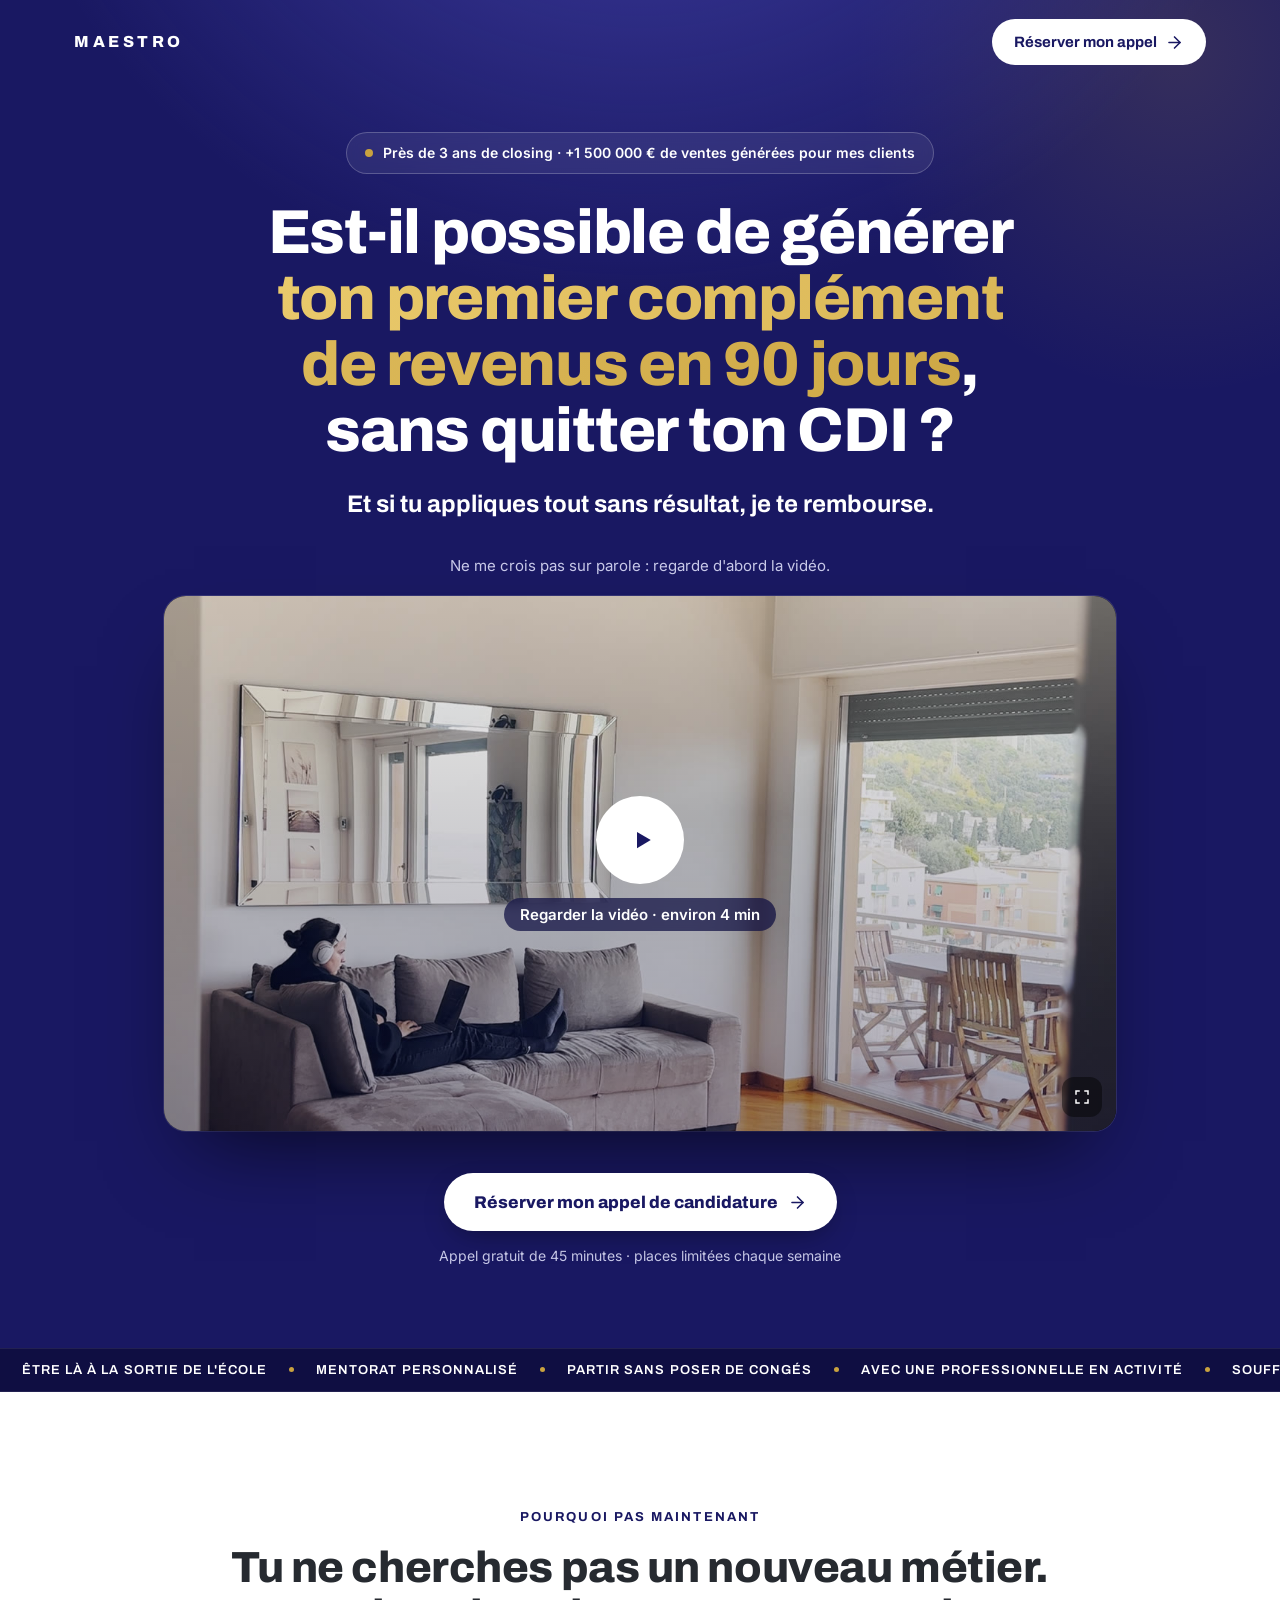
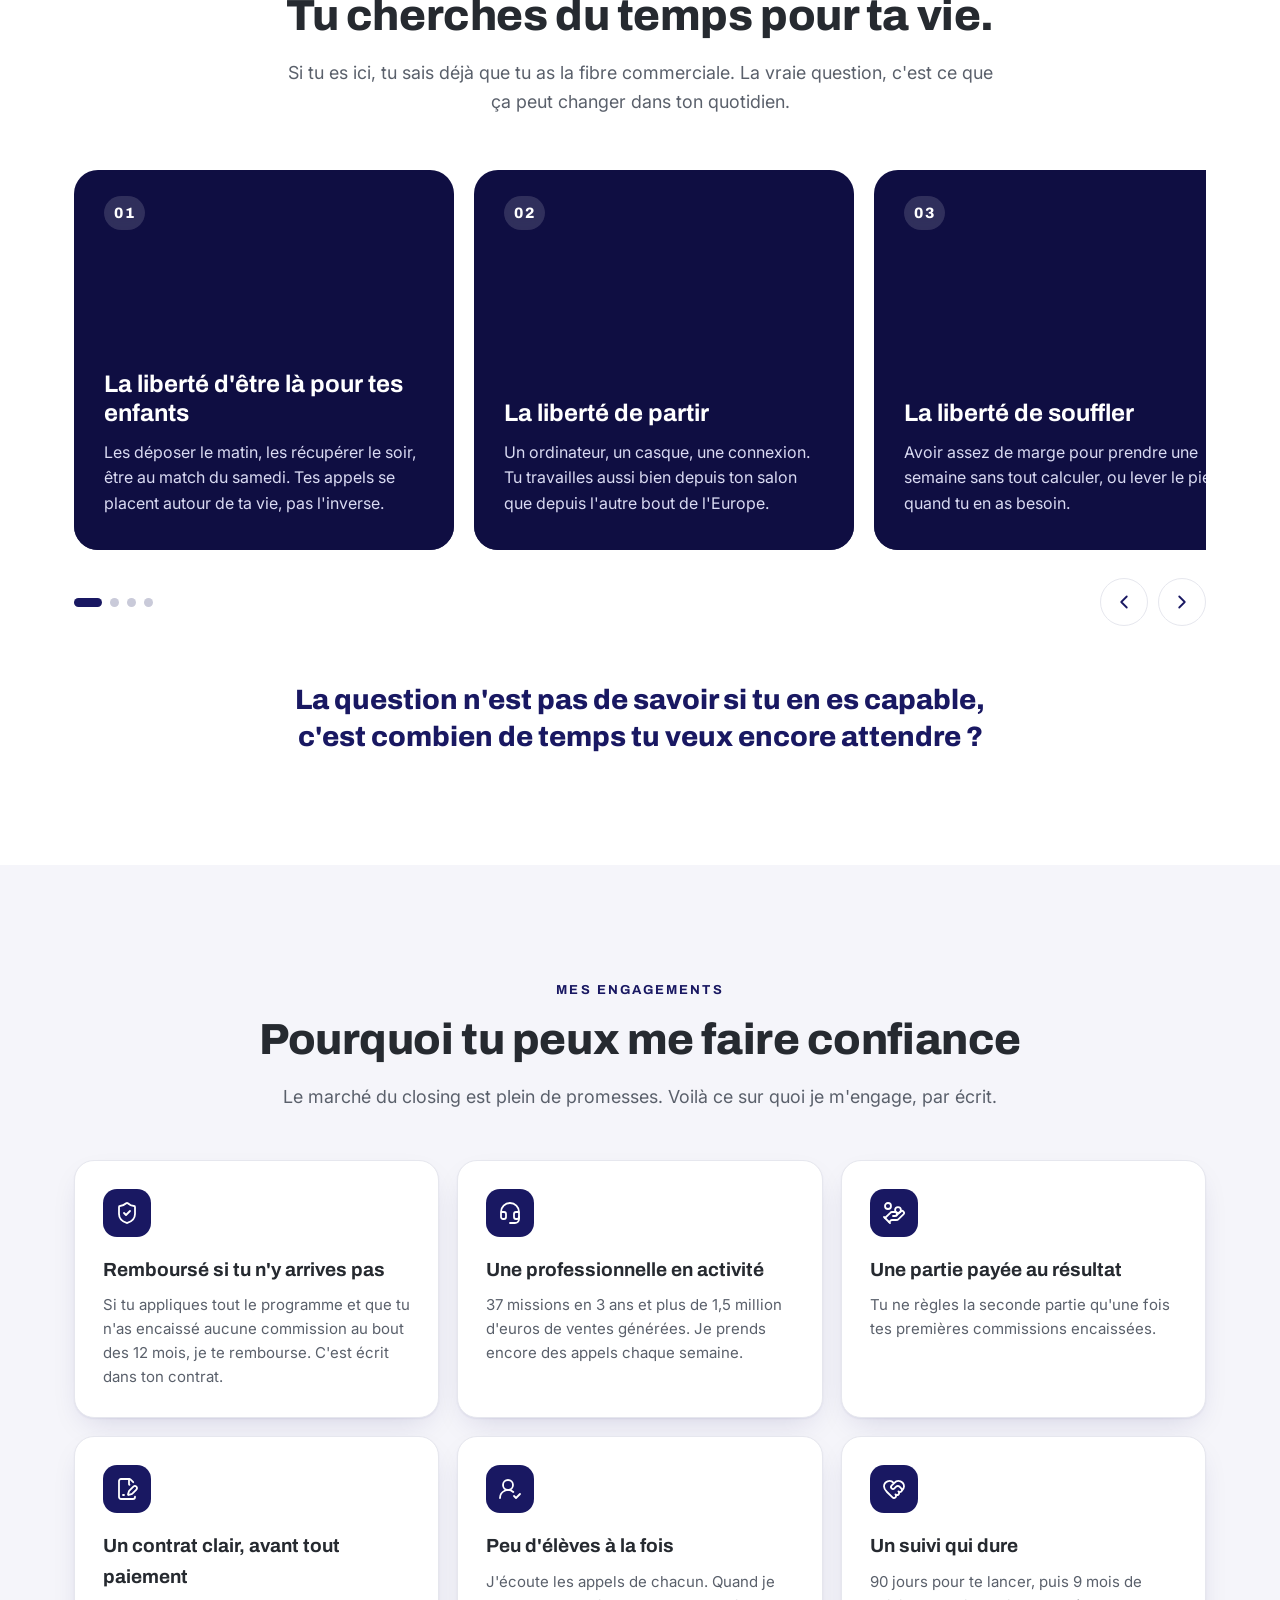
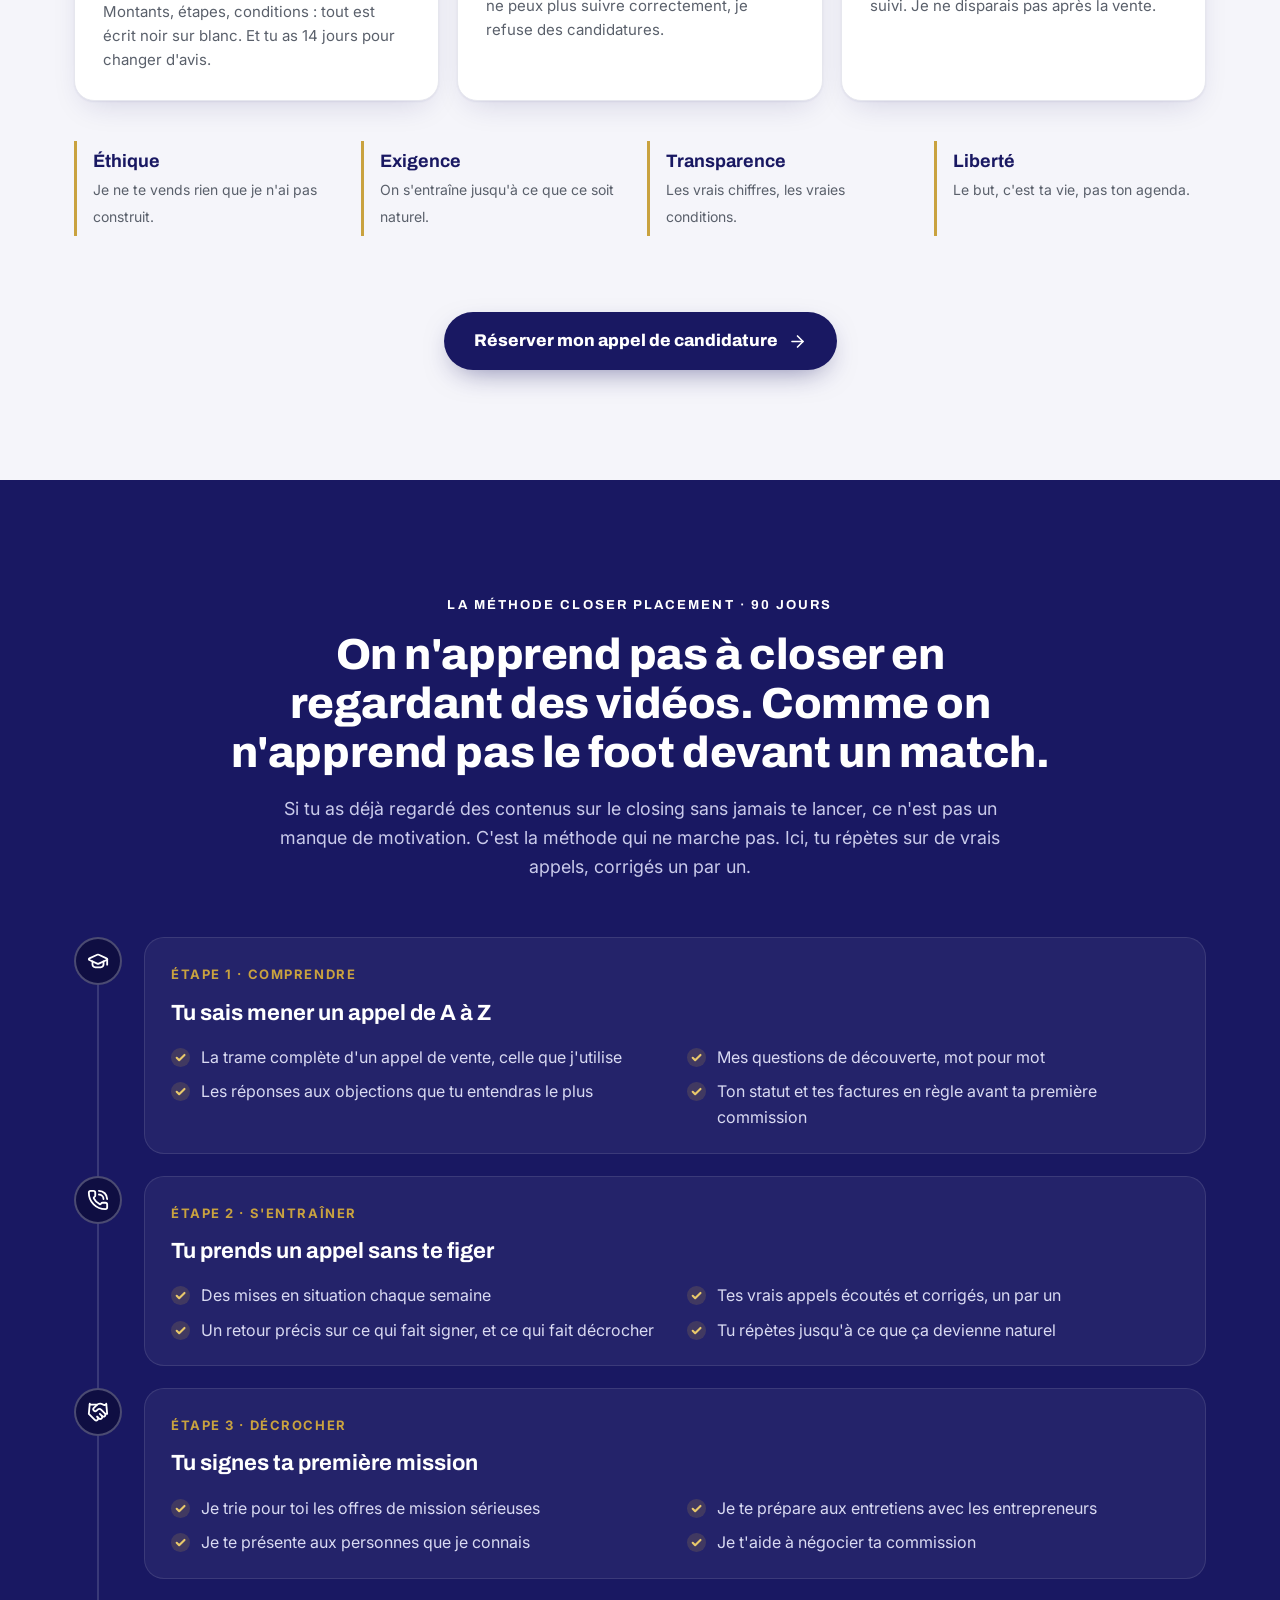
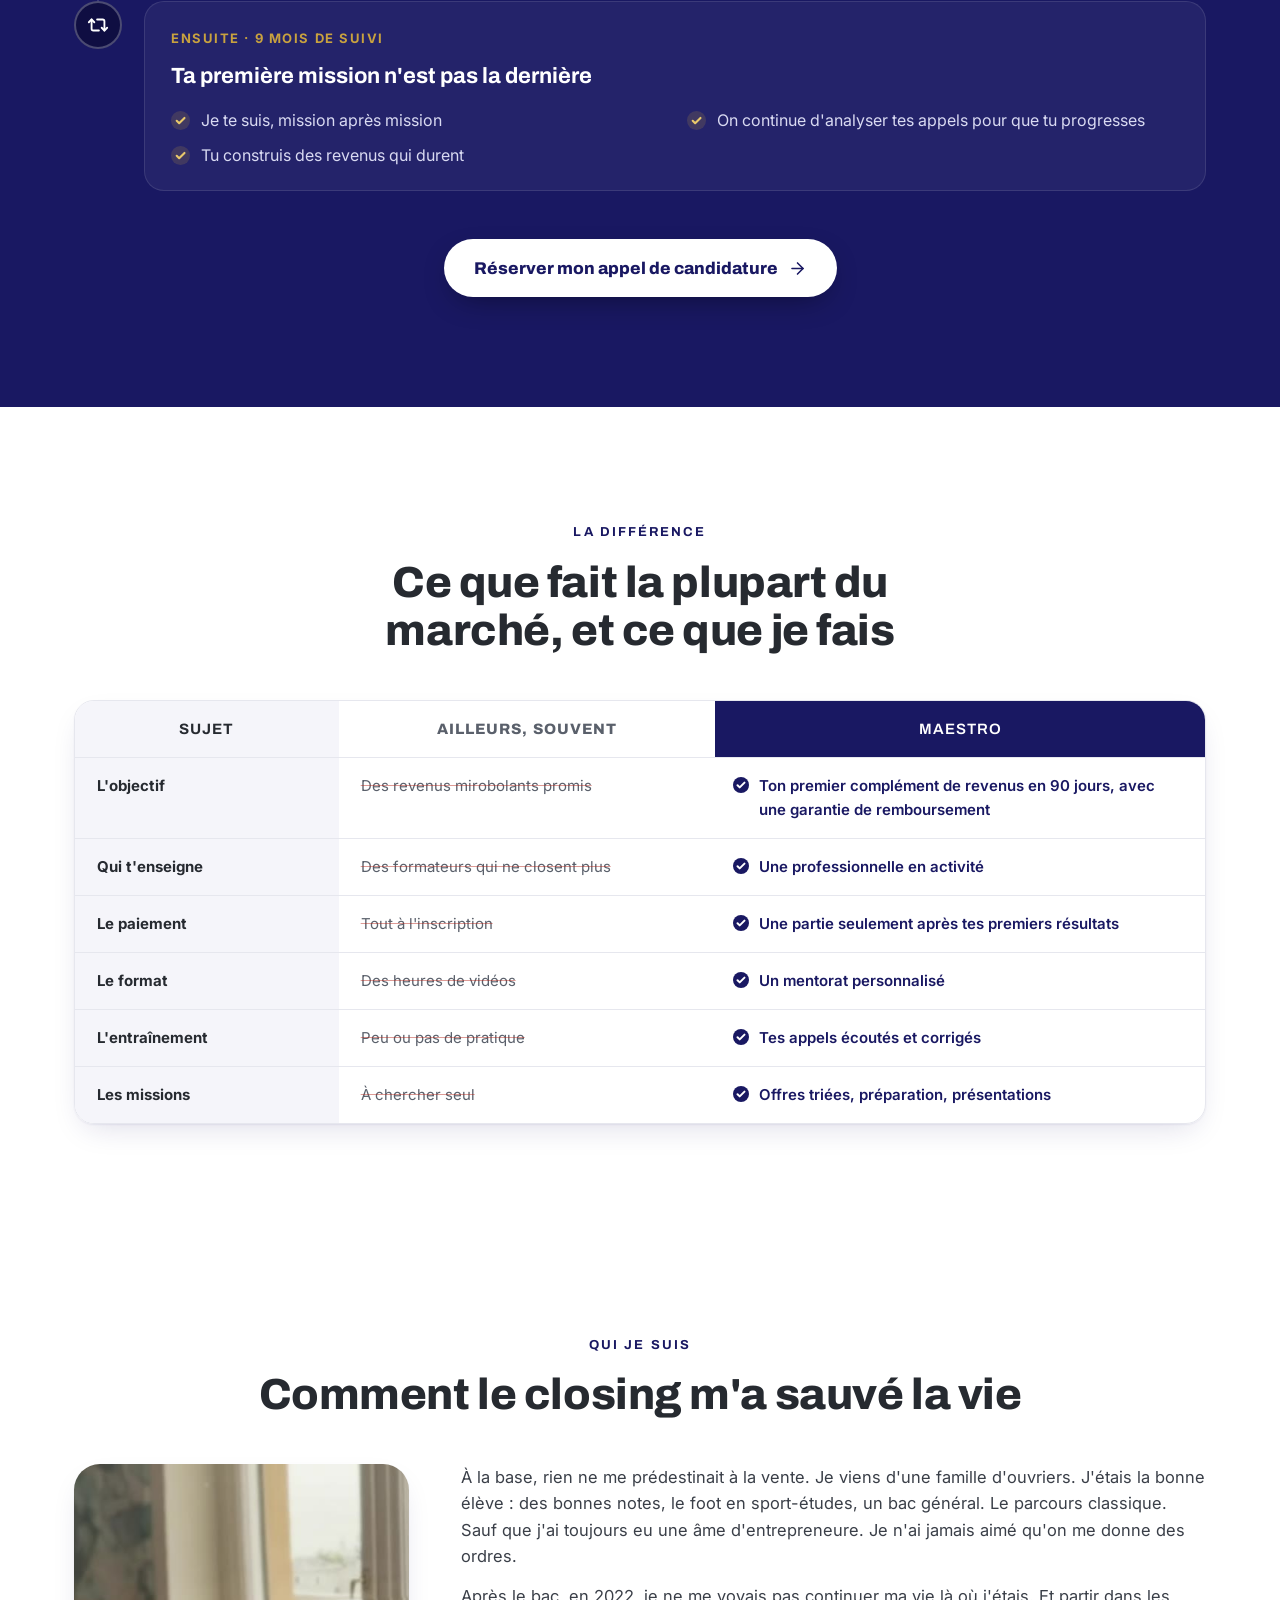
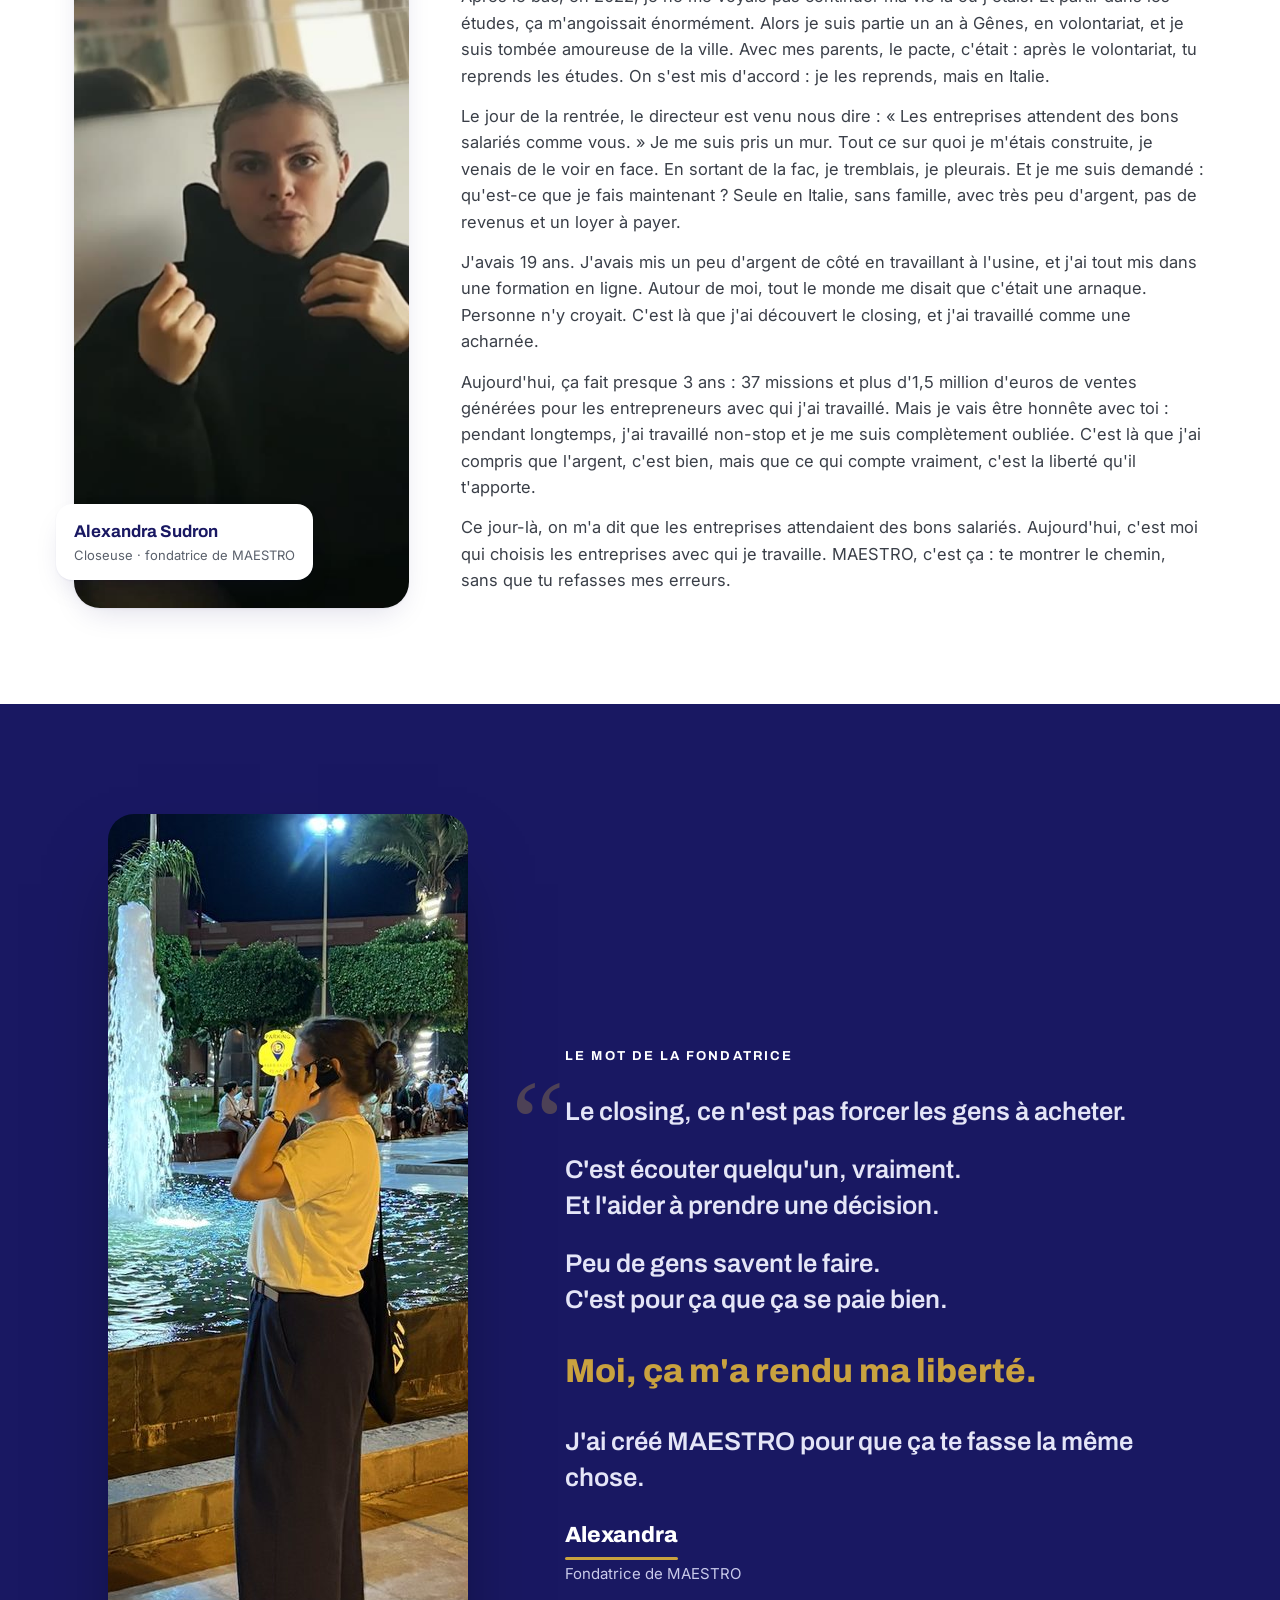
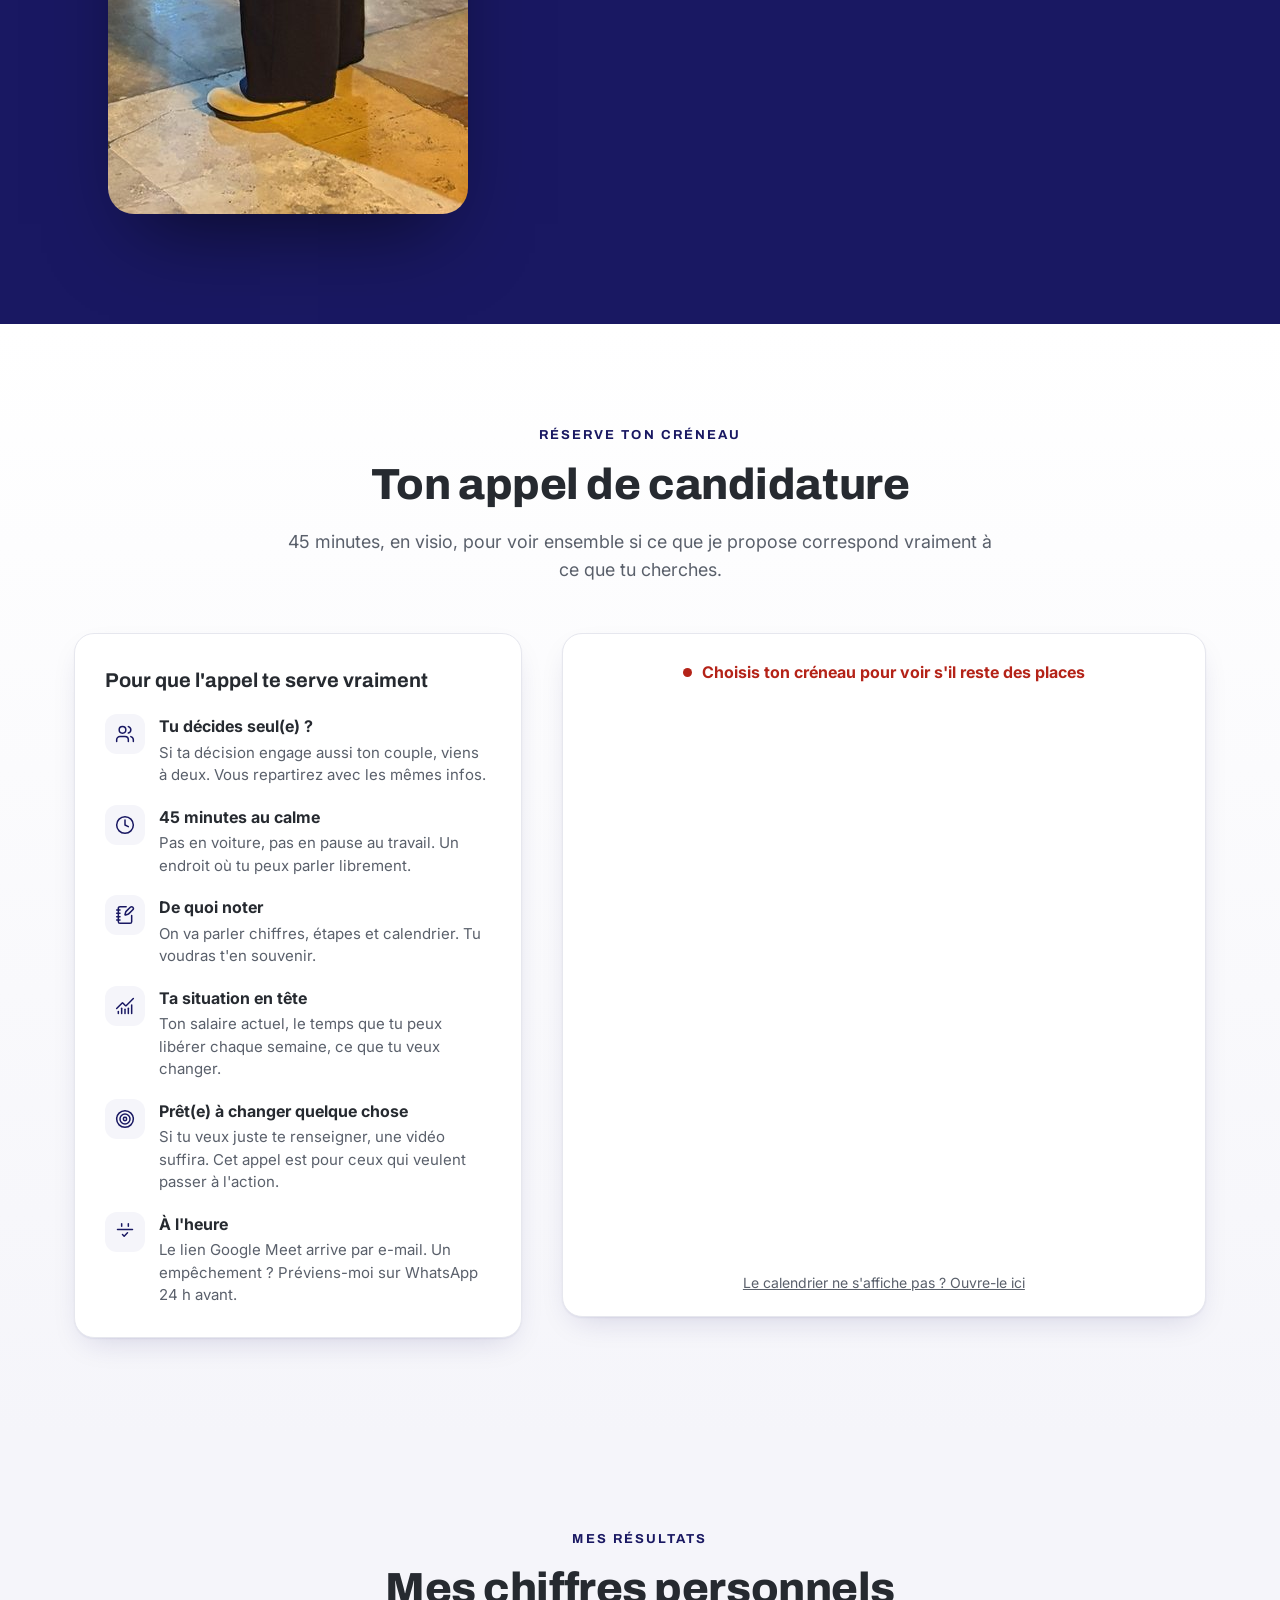
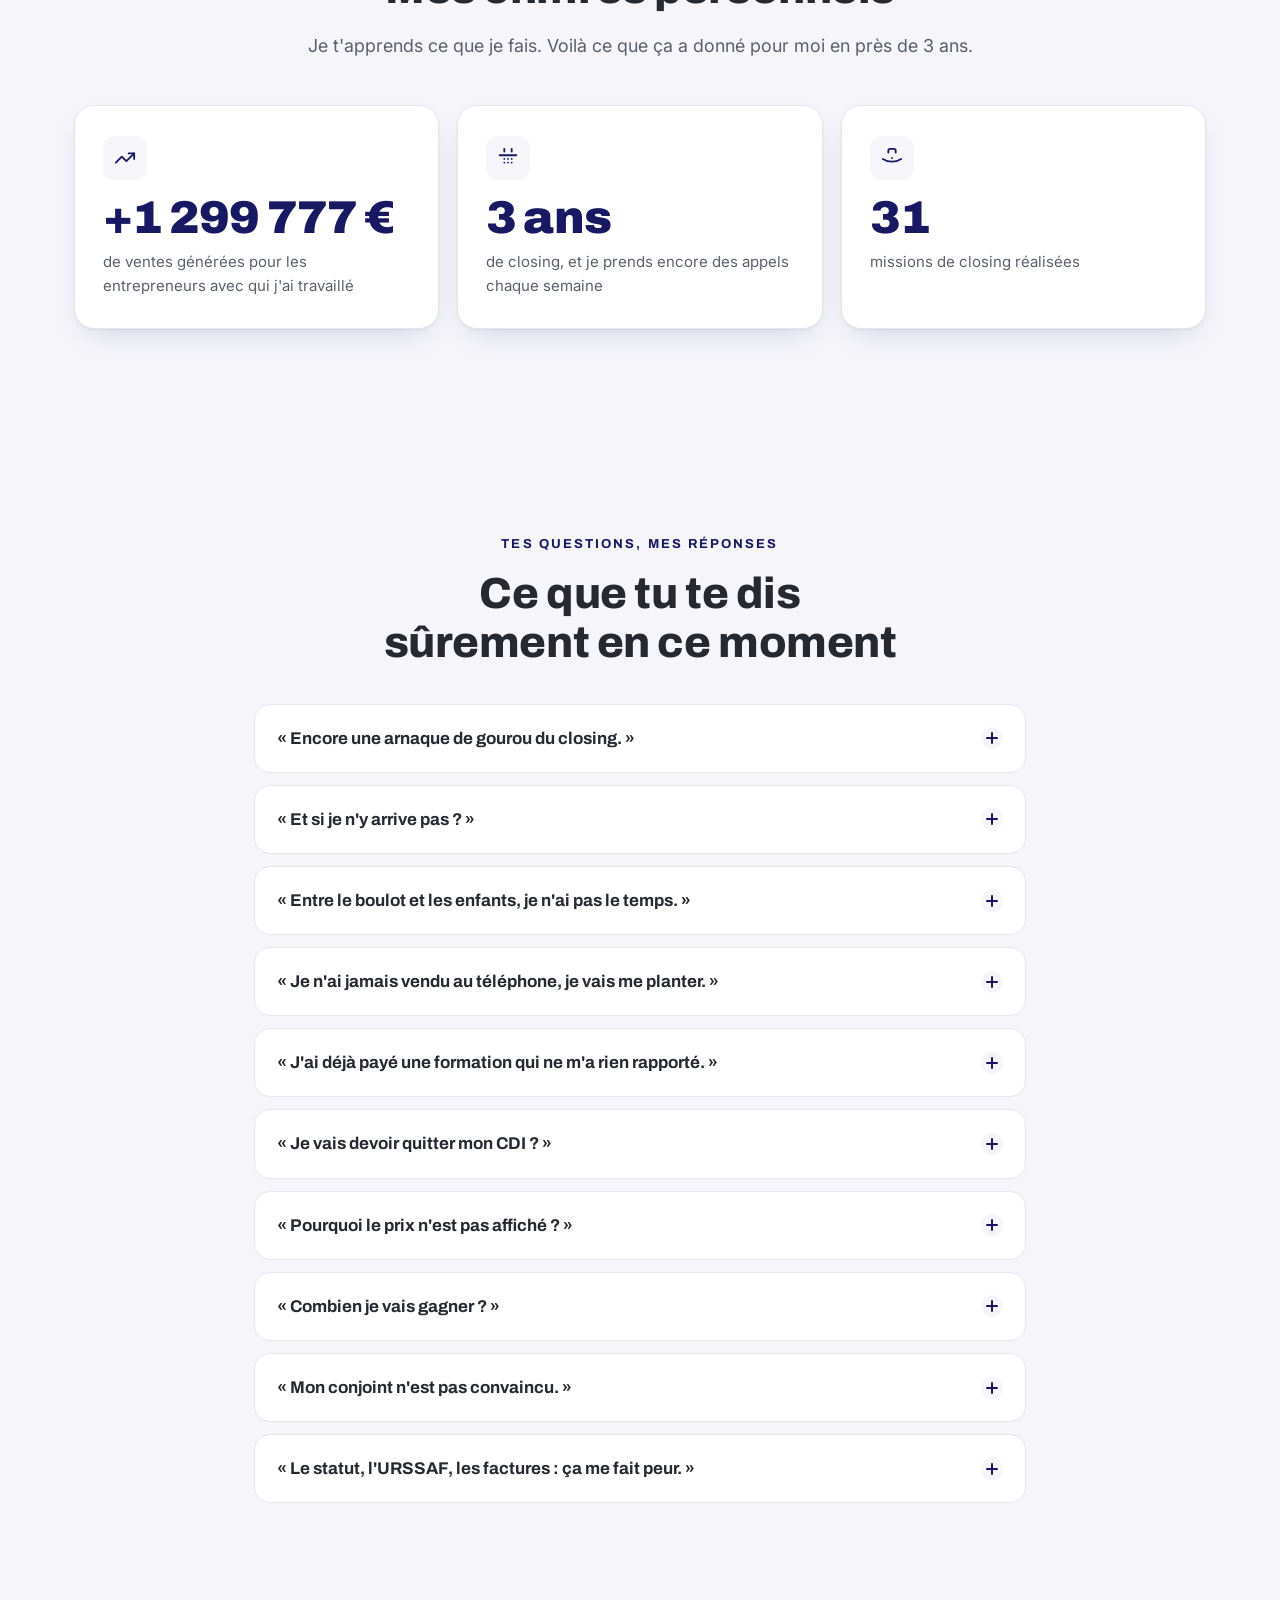
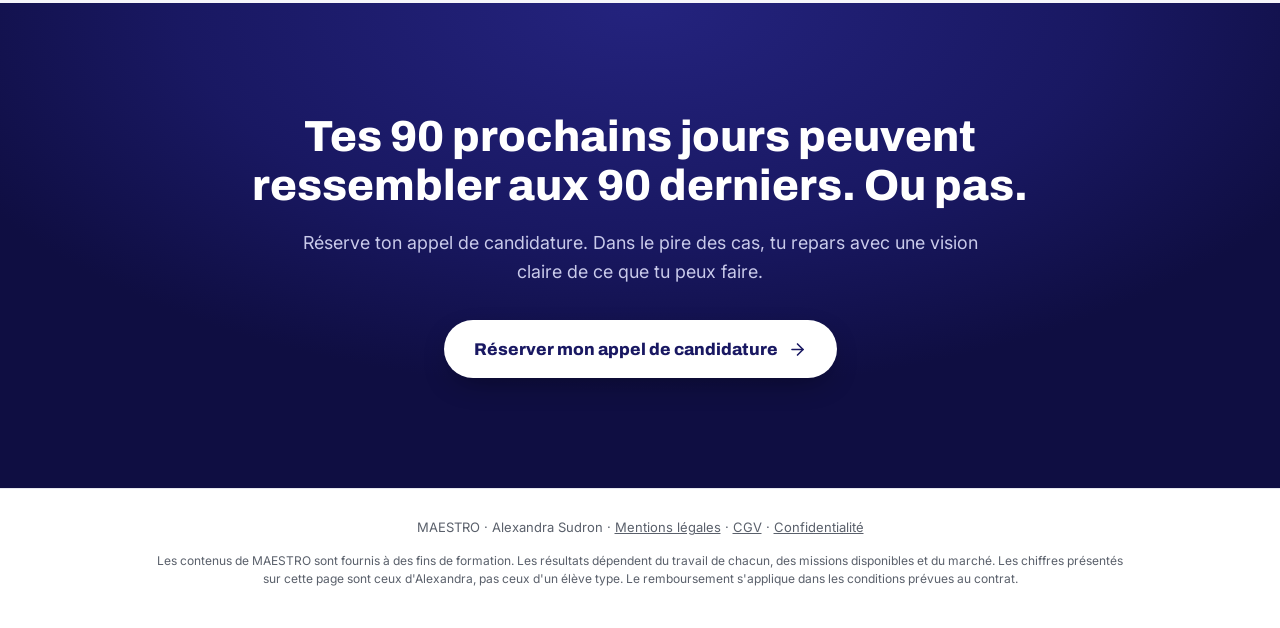
<file: index.html>
<!doctype html>
<html lang="fr">
<head>
<meta charset="utf-8">
<meta name="viewport" content="width=device-width, initial-scale=1">
<meta name="robots" content="noindex">
<title>MAESTRO · Ton premier complément de revenus en 90 jours</title>
<meta name="description" content="Génère tes premiers compléments de revenus en closing en 90 jours, sans quitter ton CDI. Mentorat personnalisé avec une closeuse en activité.">
<link rel="preconnect" href="https://fonts.googleapis.com">
<link href="https://fonts.googleapis.com/css2?family=Archivo:wght@500;600;700;800;900&family=Inter:wght@400;500;600;700&display=swap" rel="stylesheet">
<link rel="stylesheet" href="site.css?v=7">
</head>
<body>

<!-- Barre de navigation : blanche sur fond bleu, bleue sur fond blanc -->
<header class="nav" data-tone="dark" id="nav">
  <div class="nav-in">
    <a class="brand" href="#top" aria-label="MAESTRO, retour en haut">MAESTRO</a>
    <a class="nav-cta" href="#reserver"><span>Réserver mon appel</span><svg aria-hidden="true" class="i i-arrow-right" xmlns="http://www.w3.org/2000/svg" viewBox="0 0 24 24" fill="none" stroke="currentColor" stroke-width="2" stroke-linecap="round" stroke-linejoin="round" > <path d="M5 12h14" /> <path d="m12 5 7 7-7 7" /> </svg></a>
  </div>
</header>

<!-- HÉRO -->
<section class="hero" id="top" data-tone="dark">
  <div class="hero-glow" aria-hidden="true"></div>
  <div class="hero-in">
    <span class="pill" data-reveal><span class="dot"></span>Près de 3 ans de closing · +1 500 000 € de ventes générées pour mes clients</span>
    <h1 data-reveal>Est-il possible de générer <em>ton premier complément de revenus en 90&nbsp;jours</em>, sans quitter ton CDI&nbsp;?</h1>
    <p class="sub" data-reveal>Et si tu appliques tout sans résultat, je te rembourse.</p>
    <p class="note" data-reveal>Ne me crois pas sur parole : regarde d'abord la vidéo.</p>

    <div class="video vsl" id="vsl" data-reveal>
      <video src="vsl-maestro.mp4" poster="vsl-poster.jpg" preload="metadata" playsinline controlslist="nodownload noplaybackrate" disablepictureinpicture></video>
      <button class="vsl-play" type="button" aria-label="Lancer la vidéo (environ 4 min)">
        <span class="ring"><svg width="30" height="30" viewBox="0 0 24 24" aria-hidden="true"><path d="M8 5.5v13l11-6.5z" fill="currentColor"/></svg></span>
        <span class="lbl">Regarder la vidéo · environ 4 min</span>
      </button>
      <button class="vsl-fs" type="button" aria-label="Plein écran"><svg width="18" height="18" viewBox="0 0 24 24" aria-hidden="true"><path d="M4 9V4h5M20 9V4h-5M4 15v5h5M20 15v5h-5" fill="none" stroke="#FFFFFF" stroke-width="2"/></svg></button>
    </div>

    <a class="btn btn-light" href="#reserver" data-reveal><span>Réserver mon appel de candidature</span><svg aria-hidden="true" class="i i-arrow-right" xmlns="http://www.w3.org/2000/svg" viewBox="0 0 24 24" fill="none" stroke="currentColor" stroke-width="2" stroke-linecap="round" stroke-linejoin="round" > <path d="M5 12h14" /> <path d="m12 5 7 7-7 7" /> </svg></a>
    <p class="hero-foot" data-reveal>Appel gratuit de 45 minutes · places limitées chaque semaine</p>
  </div>
</section>

<!-- Bandeau défilant -->
<div class="marquee" aria-hidden="true" data-tone="dark">
  <div class="track">
    <span>Être là à la sortie de l'école</span><span>Mentorat personnalisé</span><span>Partir sans poser de congés</span><span>Avec une professionnelle en activité</span><span>Souffler quand tu en as besoin</span><span>Tes appels écoutés et corrigés</span><span>Ne plus dépendre d'un seul salaire</span><span>Une partie payée au résultat</span>
    <span>Être là à la sortie de l'école</span><span>Mentorat personnalisé</span><span>Partir sans poser de congés</span><span>Avec une professionnelle en activité</span><span>Souffler quand tu en as besoin</span><span>Tes appels écoutés et corrigés</span><span>Ne plus dépendre d'un seul salaire</span><span>Une partie payée au résultat</span>
  </div>
</div>

<!-- Pourquoi pas maintenant : la liberté de… -->
<section class="why" data-tone="light">
  <div class="wrap">
    <div class="head" data-reveal>
      <span class="kicker">Pourquoi pas maintenant</span>
      <h2>Tu ne cherches pas un nouveau métier. Tu cherches du temps pour ta vie.</h2>
      <p class="lede">Si tu es ici, tu sais déjà que tu as la fibre commerciale. La vraie question, c'est ce que ça peut changer dans ton quotidien.</p>
    </div>
    <div class="slider" data-reveal>
      <div class="slides" id="slides">
        <article class="slide" style="--img:url('https://images.unsplash.com/photo-1758962036781-c0dc907aea7b?w=900&q=70&auto=format')"><span class="num">01</span><h3>La liberté d'être là pour tes enfants</h3><p>Les déposer le matin, les récupérer le soir, être au match du samedi. Tes appels se placent autour de ta vie, pas l'inverse.</p></article>
        <article class="slide" style="--img:url('https://images.unsplash.com/photo-1507812984078-917a274065be?w=900&q=70&auto=format')"><span class="num">02</span><h3>La liberté de partir</h3><p>Un ordinateur, un casque, une connexion. Tu travailles aussi bien depuis ton salon que depuis l'autre bout de l'Europe.</p></article>
        <article class="slide" style="--img:url('https://images.unsplash.com/photo-1737930218975-31708fdd43b5?w=900&q=70&auto=format')"><span class="num">03</span><h3>La liberté de souffler</h3><p>Avoir assez de marge pour prendre une semaine sans tout calculer, ou lever le pied quand tu en as besoin.</p></article>
        <article class="slide" style="--img:url('https://images.unsplash.com/photo-1762920738995-f393efe82205?w=900&q=70&auto=format')"><span class="num">04</span><h3>La liberté de choisir</h3><p>Des revenus qui arrivent à côté de ton CDI. Ensuite, c'est toi qui décides si tu veux en faire ton métier à plein temps, et quand.</p></article>
      </div>
      <div class="slider-ui">
        <div class="dots" id="dots"></div>
        <div class="arrows">
          <button type="button" class="sl-btn" id="prev" aria-label="Précédent"><svg aria-hidden="true" class="i i-chevron-left" xmlns="http://www.w3.org/2000/svg" viewBox="0 0 24 24" fill="none" stroke="currentColor" stroke-width="2" stroke-linecap="round" stroke-linejoin="round" > <path d="m15 18-6-6 6-6" /> </svg></button>
          <button type="button" class="sl-btn" id="next" aria-label="Suivant"><svg aria-hidden="true" class="i i-chevron-right" xmlns="http://www.w3.org/2000/svg" viewBox="0 0 24 24" fill="none" stroke="currentColor" stroke-width="2" stroke-linecap="round" stroke-linejoin="round" > <path d="m9 18 6-6-6-6" /> </svg></button>
        </div>
      </div>
    </div>
    <p class="punch" data-reveal>La question n'est pas de savoir si tu en es capable, c'est combien de temps tu veux encore attendre ?</p>
  </div>
</section>

<!-- Réassurance -->
<section class="trust" data-tone="light">
  <div class="wrap">
    <div class="head" data-reveal>
      <span class="kicker">Mes engagements</span>
      <h2>Pourquoi tu peux me faire confiance</h2>
      <p class="lede">Le marché du closing est plein de promesses. Voilà ce sur quoi je m'engage, par écrit.</p>
    </div>
    <div class="cards" data-stagger>
      <div class="card" data-reveal><span class="ic"><svg aria-hidden="true" class="i i-shield-check" xmlns="http://www.w3.org/2000/svg" viewBox="0 0 24 24" fill="none" stroke="currentColor" stroke-width="2" stroke-linecap="round" stroke-linejoin="round" > <path d="M20 13c0 5-3.5 7.5-7.66 8.95a1 1 0 0 1-.67-.01C7.5 20.5 4 18 4 13V6a1 1 0 0 1 1-1c2 0 4.5-1.2 6.24-2.72a1.17 1.17 0 0 1 1.52 0C14.51 3.81 17 5 19 5a1 1 0 0 1 1 1z" /> <path d="m9 12 2 2 4-4" /> </svg></span><h3>Remboursé si tu n'y arrives pas</h3><p>Si tu appliques tout le programme et que tu n'as encaissé aucune commission au bout des 12 mois, je te rembourse. C'est écrit dans ton contrat.</p></div>
      <div class="card" data-reveal><span class="ic"><svg aria-hidden="true" class="i i-headset" xmlns="http://www.w3.org/2000/svg" viewBox="0 0 24 24" fill="none" stroke="currentColor" stroke-width="2" stroke-linecap="round" stroke-linejoin="round" > <path d="M3 11h3a2 2 0 0 1 2 2v3a2 2 0 0 1-2 2H5a2 2 0 0 1-2-2v-5Zm0 0a9 9 0 1 1 18 0m0 0v5a2 2 0 0 1-2 2h-1a2 2 0 0 1-2-2v-3a2 2 0 0 1 2-2h3Z" /> <path d="M21 16v2a4 4 0 0 1-4 4h-5" /> </svg></span><h3>Une professionnelle en activité</h3><p>37 missions en 3 ans et plus de 1,5 million d'euros de ventes générées. Je prends encore des appels chaque semaine.</p></div>
      <div class="card" data-reveal><span class="ic"><svg aria-hidden="true" class="i i-hand-coins" xmlns="http://www.w3.org/2000/svg" viewBox="0 0 24 24" fill="none" stroke="currentColor" stroke-width="2" stroke-linecap="round" stroke-linejoin="round" > <path d="M11 15h2a2 2 0 1 0 0-4h-3c-.6 0-1.1.2-1.4.6L3 17" /> <path d="m7 21 1.6-1.4c.3-.4.8-.6 1.4-.6h4c1.1 0 2.1-.4 2.8-1.2l4.6-4.4a2 2 0 0 0-2.75-2.91l-4.2 3.9" /> <path d="m2 16 6 6" /> <circle cx="16" cy="9" r="2.9" /> <circle cx="6" cy="5" r="3" /> </svg></span><h3>Une partie payée au résultat</h3><p>Tu ne règles la seconde partie qu'une fois tes premières commissions encaissées.</p></div>
      <div class="card" data-reveal><span class="ic"><svg aria-hidden="true" class="i i-file-signature" xmlns="http://www.w3.org/2000/svg" viewBox="0 0 24 24" fill="none" stroke="currentColor" stroke-width="2" stroke-linecap="round" stroke-linejoin="round" > <path d="M14.364 13.634a2 2 0 0 0-.506.854l-.837 2.87a.5.5 0 0 0 .62.62l2.87-.837a2 2 0 0 0 .854-.506l4.013-4.009a1 1 0 0 0-3.004-3.004z" /> <path d="M14.487 7.858A1 1 0 0 1 14 7V2" /> <path d="M20 19.645V20a2 2 0 0 1-2 2H6a2 2 0 0 1-2-2V4a2 2 0 0 1 2-2h8a2.4 2.4 0 0 1 1.704.706l2.516 2.516" /> <path d="M8 18h1" /> </svg></span><h3>Un contrat clair, avant tout paiement</h3><p>Montants, étapes, conditions : tout est écrit noir sur blanc. Et tu as 14 jours pour changer d'avis.</p></div>
      <div class="card" data-reveal><span class="ic"><svg aria-hidden="true" class="i i-user-round-check" xmlns="http://www.w3.org/2000/svg" viewBox="0 0 24 24" fill="none" stroke="currentColor" stroke-width="2" stroke-linecap="round" stroke-linejoin="round" > <path d="M2 21a8 8 0 0 1 13.292-6" /> <circle cx="10" cy="8" r="5" /> <path d="m16 19 2 2 4-4" /> </svg></span><h3>Peu d'élèves à la fois</h3><p>J'écoute les appels de chacun. Quand je ne peux plus suivre correctement, je refuse des candidatures.</p></div>
      <div class="card" data-reveal><span class="ic"><svg aria-hidden="true" class="i i-heart-handshake" xmlns="http://www.w3.org/2000/svg" viewBox="0 0 24 24" fill="none" stroke="currentColor" stroke-width="2" stroke-linecap="round" stroke-linejoin="round" > <path d="M19.414 14.414C21 12.828 22 11.5 22 9.5a5.5 5.5 0 0 0-9.591-3.676.6.6 0 0 1-.818.001A5.5 5.5 0 0 0 2 9.5c0 2.3 1.5 4 3 5.5l5.535 5.362a2 2 0 0 0 2.879.052 2.12 2.12 0 0 0-.004-3 2.124 2.124 0 1 0 3-3 2.124 2.124 0 0 0 3.004 0 2 2 0 0 0 0-2.828l-1.881-1.882a2.41 2.41 0 0 0-3.409 0l-1.71 1.71a2 2 0 0 1-2.828 0 2 2 0 0 1 0-2.828l2.823-2.762" /> </svg></span><h3>Un suivi qui dure</h3><p>90 jours pour te lancer, puis 9 mois de suivi. Je ne disparais pas après la vente.</p></div>
    </div>
    <div class="values" data-reveal>
      <div><b>Éthique</b><span>Je ne te vends rien que je n'ai pas construit.</span></div>
      <div><b>Exigence</b><span>On s'entraîne jusqu'à ce que ce soit naturel.</span></div>
      <div><b>Transparence</b><span>Les vrais chiffres, les vraies conditions.</span></div>
      <div><b>Liberté</b><span>Le but, c'est ta vie, pas ton agenda.</span></div>
    </div>
    <div class="cta-row" data-reveal><a class="btn btn-blue" href="#reserver"><span>Réserver mon appel de candidature</span><svg aria-hidden="true" class="i i-arrow-right" xmlns="http://www.w3.org/2000/svg" viewBox="0 0 24 24" fill="none" stroke="currentColor" stroke-width="2" stroke-linecap="round" stroke-linejoin="round" > <path d="M5 12h14" /> <path d="m12 5 7 7-7 7" /> </svg></a></div>
  </div>
</section>

<!-- Méthode -->
<section class="method" id="methode" data-tone="dark">
  <div class="wrap">
    <div class="head" data-reveal>
      <span class="kicker">La méthode Closer Placement · 90 jours</span>
      <h2>On n'apprend pas à closer en regardant des vidéos. Comme on n'apprend pas le foot devant un match.</h2>
      <p class="lede">Si tu as déjà regardé des contenus sur le closing sans jamais te lancer, ce n'est pas un manque de motivation. C'est la méthode qui ne marche pas. Ici, tu répètes sur de vrais appels, corrigés un par un.</p>
    </div>
    <ol class="timeline" id="timeline">
      <li data-reveal><span class="tl-dot"><svg aria-hidden="true" class="i i-graduation-cap" xmlns="http://www.w3.org/2000/svg" viewBox="0 0 24 24" fill="none" stroke="currentColor" stroke-width="2" stroke-linecap="round" stroke-linejoin="round" > <path d="M21.42 10.922a1 1 0 0 0-.019-1.838L12.83 5.18a2 2 0 0 0-1.66 0L2.6 9.08a1 1 0 0 0 0 1.832l8.57 3.908a2 2 0 0 0 1.66 0z" /> <path d="M22 10v6" /> <path d="M6 12.5V16a6 3 0 0 0 12 0v-3.5" /> </svg></span><div class="tl-card"><span class="tl-k">Étape 1 · Comprendre</span><h3>Tu sais mener un appel de A à Z</h3><ul class="ticks"><li>La trame complète d'un appel de vente, celle que j'utilise</li><li>Mes questions de découverte, mot pour mot</li><li>Les réponses aux objections que tu entendras le plus</li><li>Ton statut et tes factures en règle avant ta première commission</li></ul></div></li>
      <li data-reveal><span class="tl-dot"><svg aria-hidden="true" class="i i-phone-call" xmlns="http://www.w3.org/2000/svg" viewBox="0 0 24 24" fill="none" stroke="currentColor" stroke-width="2" stroke-linecap="round" stroke-linejoin="round" > <path d="M13 2a9 9 0 0 1 9 9" /> <path d="M13 6a5 5 0 0 1 5 5" /> <path d="M13.832 16.568a1 1 0 0 0 1.213-.303l.355-.465A2 2 0 0 1 17 15h3a2 2 0 0 1 2 2v3a2 2 0 0 1-2 2A18 18 0 0 1 2 4a2 2 0 0 1 2-2h3a2 2 0 0 1 2 2v3a2 2 0 0 1-.8 1.6l-.468.351a1 1 0 0 0-.292 1.233 14 14 0 0 0 6.392 6.384" /> </svg></span><div class="tl-card"><span class="tl-k">Étape 2 · S'entraîner</span><h3>Tu prends un appel sans te figer</h3><ul class="ticks"><li>Des mises en situation chaque semaine</li><li>Tes vrais appels écoutés et corrigés, un par un</li><li>Un retour précis sur ce qui fait signer, et ce qui fait décrocher</li><li>Tu répètes jusqu'à ce que ça devienne naturel</li></ul></div></li>
      <li data-reveal><span class="tl-dot"><svg aria-hidden="true" class="i i-handshake" xmlns="http://www.w3.org/2000/svg" viewBox="0 0 24 24" fill="none" stroke="currentColor" stroke-width="2" stroke-linecap="round" stroke-linejoin="round" > <path d="m11 17 2 2a1 1 0 1 0 3-3" /> <path d="m14 14 2.5 2.5a1 1 0 1 0 3-3l-3.88-3.88a3 3 0 0 0-4.24 0l-.88.88a1 1 0 1 1-3-3l2.81-2.81a5.79 5.79 0 0 1 7.06-.87l.47.28a2 2 0 0 0 1.42.25L21 4" /> <path d="m21 3 1 11h-2" /> <path d="M3 3 2 14l6.5 6.5a1 1 0 1 0 3-3" /> <path d="M3 4h8" /> </svg></span><div class="tl-card"><span class="tl-k">Étape 3 · Décrocher</span><h3>Tu signes ta première mission</h3><ul class="ticks"><li>Je trie pour toi les offres de mission sérieuses</li><li>Je te prépare aux entretiens avec les entrepreneurs</li><li>Je te présente aux personnes que je connais</li><li>Je t'aide à négocier ta commission</li></ul></div></li>
      <li data-reveal><span class="tl-dot"><svg aria-hidden="true" class="i i-repeat-2" xmlns="http://www.w3.org/2000/svg" viewBox="0 0 24 24" fill="none" stroke="currentColor" stroke-width="2" stroke-linecap="round" stroke-linejoin="round" > <path d="m2 9 3-3 3 3" /> <path d="M13 18H7a2 2 0 0 1-2-2V6" /> <path d="m22 15-3 3-3-3" /> <path d="M11 6h6a2 2 0 0 1 2 2v10" /> </svg></span><div class="tl-card"><span class="tl-k">Ensuite · 9 mois de suivi</span><h3>Ta première mission n'est pas la dernière</h3><ul class="ticks"><li>Je te suis, mission après mission</li><li>On continue d'analyser tes appels pour que tu progresses</li><li>Tu construis des revenus qui durent</li></ul></div></li>
    </ol>
    <div class="cta-row" data-reveal><a class="btn btn-light" href="#reserver"><span>Réserver mon appel de candidature</span><svg aria-hidden="true" class="i i-arrow-right" xmlns="http://www.w3.org/2000/svg" viewBox="0 0 24 24" fill="none" stroke="currentColor" stroke-width="2" stroke-linecap="round" stroke-linejoin="round" > <path d="M5 12h14" /> <path d="m12 5 7 7-7 7" /> </svg></a></div>
  </div>
</section>

<!-- La différence -->
<section class="diff" data-tone="light">
  <div class="wrap">
    <div class="head" data-reveal>
      <span class="kicker">La différence</span>
      <h2>Ce que fait la plupart du marché, et ce que je fais</h2>
    </div>
    <div class="compare" data-reveal>
      <div class="crow head"><div class="k">Sujet</div><div class="no">Ailleurs, souvent</div><div class="yes">MAESTRO</div></div>
      <div class="crow"><div class="k">L'objectif</div><div class="no">Des revenus mirobolants promis</div><div class="yes">Ton premier complément de revenus en 90 jours, avec une garantie de remboursement</div></div>
      <div class="crow"><div class="k">Qui t'enseigne</div><div class="no">Des formateurs qui ne closent plus</div><div class="yes">Une professionnelle en activité</div></div>
      <div class="crow"><div class="k">Le paiement</div><div class="no">Tout à l'inscription</div><div class="yes">Une partie seulement après tes premiers résultats</div></div>
      <div class="crow"><div class="k">Le format</div><div class="no">Des heures de vidéos</div><div class="yes">Un mentorat personnalisé</div></div>
      <div class="crow"><div class="k">L'entraînement</div><div class="no">Peu ou pas de pratique</div><div class="yes">Tes appels écoutés et corrigés</div></div>
      <div class="crow"><div class="k">Les missions</div><div class="no">À chercher seul</div><div class="yes">Offres triées, préparation, présentations</div></div>
    </div>
  </div>
</section>

<!-- Qui je suis -->
<section class="about" data-tone="light">
  <div class="wrap">
    <div class="head" data-reveal>
      <span class="kicker">Qui je suis</span>
      <h2>Comment le closing m'a sauvé la vie</h2>
    </div>
    <div class="about-in">
      <figure class="about-photo" data-reveal="left"><img src="alexandra-profil.jpg" width="800" height="1000" alt="Portrait d'Alexandra Sudron" loading="lazy"><figcaption><b>Alexandra Sudron</b><span>Closeuse · fondatrice de MAESTRO</span></figcaption></figure>
      <div class="about-txt" data-reveal="right">
        <p>À la base, rien ne me prédestinait à la vente. Je viens d'une famille d'ouvriers. J'étais la bonne élève : des bonnes notes, le foot en sport-études, un bac général. Le parcours classique. Sauf que j'ai toujours eu une âme d'entrepreneure. Je n'ai jamais aimé qu'on me donne des ordres.</p>
        <p>Après le bac, en 2022, je ne me voyais pas continuer ma vie là où j'étais. Et partir dans les études, ça m'angoissait énormément. Alors je suis partie un an à Gênes, en volontariat, et je suis tombée amoureuse de la ville. Avec mes parents, le pacte, c'était : après le volontariat, tu reprends les études. On s'est mis d'accord : je les reprends, mais en Italie.</p>
        <p>Le jour de la rentrée, le directeur est venu nous dire : « Les entreprises attendent des bons salariés comme vous. » Je me suis pris un mur. Tout ce sur quoi je m'étais construite, je venais de le voir en face. En sortant de la fac, je tremblais, je pleurais. Et je me suis demandé : qu'est-ce que je fais maintenant ? Seule en Italie, sans famille, avec très peu d'argent, pas de revenus et un loyer à payer.</p>
        <p>J'avais 19 ans. J'avais mis un peu d'argent de côté en travaillant à l'usine, et j'ai tout mis dans une formation en ligne. Autour de moi, tout le monde me disait que c'était une arnaque. Personne n'y croyait. C'est là que j'ai découvert le closing, et j'ai travaillé comme une acharnée.</p>
        <p>Aujourd'hui, ça fait presque 3 ans : 37 missions et plus d'1,5 million d'euros de ventes générées pour les entrepreneurs avec qui j'ai travaillé. Mais je vais être honnête avec toi : pendant longtemps, j'ai travaillé non-stop et je me suis complètement oubliée. C'est là que j'ai compris que l'argent, c'est bien, mais que ce qui compte vraiment, c'est la liberté qu'il t'apporte.</p>
        <p>Ce jour-là, on m'a dit que les entreprises attendaient des bons salariés. Aujourd'hui, c'est moi qui choisis les entreprises avec qui je travaille. MAESTRO, c'est ça : te montrer le chemin, sans que tu refasses mes erreurs.</p>
      </div>
    </div>
  </div>
</section>

<!-- Le mot de la fondatrice -->
<section class="word" data-tone="dark">
  <div class="wrap word-in">
    <figure class="word-photo" data-reveal="left"><img src="alexandra-maroc.jpg" width="800" height="1000" alt="Alexandra au téléphone devant une fontaine, de nuit" loading="lazy"></figure>
    <div class="word-txt">
      <span class="kicker" data-reveal>Le mot de la fondatrice</span>
      <div class="lines" data-stagger>
        <p data-reveal>Le closing, ce n'est pas forcer les gens à acheter.</p>
        <p data-reveal>C'est écouter quelqu'un, vraiment.<br>Et l'aider à prendre une décision.</p>
        <p data-reveal>Peu de gens savent le faire.<br>C'est pour ça que ça se paie bien.</p>
        <p class="gold" data-reveal>Moi, ça m'a rendu ma liberté.</p>
        <p data-reveal>J'ai créé MAESTRO pour que ça te fasse la même chose.</p>
      </div>
      <p class="sign" data-reveal><span class="sig">Alexandra</span>Fondatrice de MAESTRO</p>
    </div>
  </div>
</section>

<!-- RÉSERVATION -->
<section class="book" id="reserver" data-tone="light">
  <div class="wrap">
    <div class="head" data-reveal>
      <span class="kicker">Réserve ton créneau</span>
      <h2>Ton appel de candidature</h2>
      <p class="lede">45 minutes, en visio, pour voir ensemble si ce que je propose correspond vraiment à ce que tu cherches.</p>
    </div>
    <div class="book-grid">
      <aside class="prep" data-reveal="left">
        <h3>Pour que l'appel te serve vraiment</h3>
        <ul class="pins">
          <li><span class="pin"><svg aria-hidden="true" class="i i-users" xmlns="http://www.w3.org/2000/svg" viewBox="0 0 24 24" fill="none" stroke="currentColor" stroke-width="2" stroke-linecap="round" stroke-linejoin="round" > <path d="M16 21v-2a4 4 0 0 0-4-4H6a4 4 0 0 0-4 4v2" /> <path d="M16 3.128a4 4 0 0 1 0 7.744" /> <path d="M22 21v-2a4 4 0 0 0-3-3.87" /> <circle cx="9" cy="7" r="4" /> </svg></span><div><b>Tu décides seul(e) ?</b><p>Si ta décision engage aussi ton couple, viens à deux. Vous repartirez avec les mêmes infos.</p></div></li>
          <li><span class="pin"><svg aria-hidden="true" class="i i-clock" xmlns="http://www.w3.org/2000/svg" viewBox="0 0 24 24" fill="none" stroke="currentColor" stroke-width="2" stroke-linecap="round" stroke-linejoin="round" > <circle cx="12" cy="12" r="10" /> <path d="M12 6v6l4 2" /> </svg></span><div><b>45 minutes au calme</b><p>Pas en voiture, pas en pause au travail. Un endroit où tu peux parler librement.</p></div></li>
          <li><span class="pin"><svg aria-hidden="true" class="i i-notebook-pen" xmlns="http://www.w3.org/2000/svg" viewBox="0 0 24 24" fill="none" stroke="currentColor" stroke-width="2" stroke-linecap="round" stroke-linejoin="round" > <path d="M13.4 2H6a2 2 0 0 0-2 2v16a2 2 0 0 0 2 2h12a2 2 0 0 0 2-2v-7.4" /> <path d="M2 6h4" /> <path d="M2 10h4" /> <path d="M2 14h4" /> <path d="M2 18h4" /> <path d="M21.378 5.626a1 1 0 1 0-3.004-3.004l-5.01 5.012a2 2 0 0 0-.506.854l-.837 2.87a.5.5 0 0 0 .62.62l2.87-.837a2 2 0 0 0 .854-.506z" /> </svg></span><div><b>De quoi noter</b><p>On va parler chiffres, étapes et calendrier. Tu voudras t'en souvenir.</p></div></li>
          <li><span class="pin"><svg aria-hidden="true" class="i i-chart-no-axes-combined" xmlns="http://www.w3.org/2000/svg" viewBox="0 0 24 24" fill="none" stroke="currentColor" stroke-width="2" stroke-linecap="round" stroke-linejoin="round" > <path d="M12 16v5" /> <path d="M16 14.639V21" /> <path d="M20 10.656V21" /> <path d="m22 3-8.646 8.646a.5.5 0 0 1-.708 0L9.354 8.354a.5.5 0 0 0-.707 0L2 15" /> <path d="M4 18.463V21" /> <path d="M8 14.656V21" /> </svg></span><div><b>Ta situation en tête</b><p>Ton salaire actuel, le temps que tu peux libérer chaque semaine, ce que tu veux changer.</p></div></li>
          <li><span class="pin"><svg aria-hidden="true" class="i i-target" xmlns="http://www.w3.org/2000/svg" viewBox="0 0 24 24" fill="none" stroke="currentColor" stroke-width="2" stroke-linecap="round" stroke-linejoin="round" > <circle cx="12" cy="12" r="10" /> <circle cx="12" cy="12" r="6" /> <circle cx="12" cy="12" r="2" /> </svg></span><div><b>Prêt(e) à changer quelque chose</b><p>Si tu veux juste te renseigner, une vidéo suffira. Cet appel est pour ceux qui veulent passer à l'action.</p></div></li>
          <li><span class="pin"><svg aria-hidden="true" class="i i-calendar-check" xmlns="http://www.w3.org/2000/svg" viewBox="0 0 24 24" fill="none" stroke="currentColor" stroke-width="2" stroke-linecap="round" stroke-linejoin="round" > <path d="M8 2v3" /> <path d="M16 2v3" /> <rect x="3" y="3" rx="2" /> <path d="M3 9h18" /> <path d="m9 15 2 2 4-4" /> </svg></span><div><b>À l'heure</b><p>Le lien Google Meet arrive par e-mail. Un empêchement ? Préviens-moi sur WhatsApp 24 h avant.</p></div></li>
        </ul>
      </aside>
      <div class="calbox" data-reveal="right">
        <p class="notice"><span class="live"></span>Choisis ton créneau pour voir s'il reste des places</p>
        <div class="cal"><div id="cal-inline"></div></div>
        <a class="fallback" href="https://cal.com/alexandra.call/45mins" target="_blank" rel="noopener">Le calendrier ne s'affiche pas ? Ouvre-le ici</a>
      </div>
    </div>
  </div>
</section>

<!-- Chiffres -->
<section class="stats" data-tone="light">
  <div class="wrap">
    <div class="head" data-reveal>
      <span class="kicker">Mes résultats</span>
      <h2>Mes chiffres personnels</h2>
      <p class="lede">Je t'apprends ce que je fais. Voilà ce que ça a donné pour moi en près de 3 ans.</p>
    </div>
    <div class="stats-in" data-stagger>
      <div class="stat" data-reveal><span class="stat-ic"><svg aria-hidden="true" class="i i-trending-up" xmlns="http://www.w3.org/2000/svg" viewBox="0 0 24 24" fill="none" stroke="currentColor" stroke-width="2" stroke-linecap="round" stroke-linejoin="round" > <path d="M16 7h6v6" /> <path d="m22 7-8.5 8.5-5-5L2 17" /> </svg></span><b data-count="1500000" data-prefix="+" data-suffix=" €">+1 500 000 €</b><span>de ventes générées pour les entrepreneurs avec qui j'ai travaillé</span></div>
      <div class="stat" data-reveal><span class="stat-ic"><svg aria-hidden="true" class="i i-calendar-days" xmlns="http://www.w3.org/2000/svg" viewBox="0 0 24 24" fill="none" stroke="currentColor" stroke-width="2" stroke-linecap="round" stroke-linejoin="round" > <path d="M8 2v3" /> <path d="M16 2v3" /> <rect x="3" y="3" rx="2" /> <path d="M3 9h18" /> <path d="M8 13h.01" /> <path d="M12 13h.01" /> <path d="M16 13h.01" /> <path d="M8 17h.01" /> <path d="M12 17h.01" /> <path d="M16 17h.01" /> </svg></span><b data-count="3" data-suffix=" ans">3 ans</b><span>de closing, et je prends encore des appels chaque semaine</span></div>
      <div class="stat" data-reveal><span class="stat-ic"><svg aria-hidden="true" class="i i-briefcase-business" xmlns="http://www.w3.org/2000/svg" viewBox="0 0 24 24" fill="none" stroke="currentColor" stroke-width="2" stroke-linecap="round" stroke-linejoin="round" > <path d="M12 12h.01" /> <path d="M16 6V4a2 2 0 0 0-2-2h-4a2 2 0 0 0-2 2v2" /> <path d="M22 13a18.15 18.15 0 0 1-20 0" /> <rect x="2" y="6" rx="2" /> </svg></span><b data-count="37">37</b><span>missions de closing réalisées</span></div>
    </div>
  </div>
</section>

<!-- FAQ -->
<section class="faq" data-tone="light">
  <div class="wrap narrow">
    <div class="head" data-reveal>
      <span class="kicker">Tes questions, mes réponses</span>
      <h2>Ce que tu te dis sûrement en ce moment</h2>
    </div>
    <div class="faq2" data-reveal>
      <details><summary>« Encore une arnaque de gourou du closing. »</summary><p>Je comprends, j'ai vu les mêmes pubs que toi. La différence, c'est que je close encore aujourd'hui, que mes chiffres sont réels et que tout ce que je te promets est écrit dans un contrat. Pendant l'appel, pose-moi toutes les questions qui te piquent. Si je ne peux pas te répondre clairement, ne signe pas.</p></details>
      <details><summary>« Et si je n'y arrive pas ? »</summary><p>Je te rembourse. Par contre, je ne rembourse pas quelqu'un qui n'a pas joué le jeu. Si tu as été présent aux coachings, que tu as fini la formation, que tu as fait au moins 2 role plays par semaine, que tu as rendu tes exercices et que tu as été régulier du début à la fin, et que malgré ça tu n'as encaissé aucune commission au bout des 12 mois (les 90 jours puis les 9 mois de suivi), je te rends ce que tu as payé. Tout est écrit dans le contrat, je te le montre pendant l'appel.</p></details>
      <details><summary>« Entre le boulot et les enfants, je n'ai pas le temps. »</summary><p>C'est justement pour toi que je l'ai construit comme ça. On démarre à côté de ton CDI, sur des créneaux que tu choisis. Le soir, le week-end, à la pause déjeuner : tes appels se placent autour de ta vie. Pendant l'appel, on regarde ensemble combien d'heures tu peux vraiment libérer, sans te mentir.</p></details>
      <details><summary>« Je n'ai jamais vendu au téléphone, je vais me planter. »</summary><p>Si tu aimes parler aux gens et qu'on t'a déjà dit que tu ferais un bon commercial, tu as l'essentiel. Le reste, c'est de la technique et de l'entraînement : tu répètes avec moi avant de prendre de vrais appels, et j'écoute tout.</p></details>
      <details><summary>« J'ai déjà payé une formation qui ne m'a rien rapporté. »</summary><p>Moi aussi, j'ai pris ce risque à 19 ans. Ce qui ne marche pas, ce sont les vidéos qu'on regarde seul. Ici, je suis tes appels un par un, je te prépare aux entretiens et une partie du prix n'est due qu'après tes premiers résultats.</p></details>
      <details><summary>« Je vais devoir quitter mon CDI ? »</summary><p>Non. Tu gardes ton salaire pendant que tu construis tes revenus de closer. Le jour où tes commissions te permettent de partir sereinement, c'est toi qui décides. Et si tu préfères garder les deux, c'est très bien aussi.</p></details>
      <details><summary>« Pourquoi le prix n'est pas affiché ? »</summary><p>Parce que je préfère d'abord savoir si je peux vraiment t'aider. Si ce n'est pas le cas, je te le dis et on s'arrête là, sans que tu aies à te poser la question du prix. Si c'est le cas, je te donne tous les montants pendant l'appel, sans détour.</p></details>
      <details><summary>« Combien je vais gagner ? »</summary><p>Je ne vais pas te sortir un chiffre magique. Ça dépend de ta mission, du temps que tu y mets et de ton travail. Pendant l'appel, on fait le calcul ensemble avec tes vrais chiffres, et tu verras ce qui est réaliste pour toi.</p></details>
      <details><summary>« Mon conjoint n'est pas convaincu. »</summary><p>C'est normal, il ne me connaît pas. Viens à l'appel avec lui. Il entendra les mêmes réponses que toi, et vous déciderez ensemble.</p></details>
      <details><summary>« Le statut, l'URSSAF, les factures : ça me fait peur. »</summary><p>On le fait ensemble, étape par étape, avant même ta première commission. Ce sont quelques démarches à faire une fois, pas une montagne.</p></details>
    </div>
  </div>
</section>

<!-- Dernier appel à l'action -->
<section class="final" data-tone="dark">
  <div class="wrap center" data-reveal>
    <h2>Tes 90 prochains jours peuvent ressembler aux 90 derniers. Ou pas.</h2>
    <p class="lede">Réserve ton appel de candidature. Dans le pire des cas, tu repars avec une vision claire de ce que tu peux faire.</p>
    <a class="btn btn-light" href="#reserver"><span>Réserver mon appel de candidature</span><svg aria-hidden="true" class="i i-arrow-right" xmlns="http://www.w3.org/2000/svg" viewBox="0 0 24 24" fill="none" stroke="currentColor" stroke-width="2" stroke-linecap="round" stroke-linejoin="round" > <path d="M5 12h14" /> <path d="m12 5 7 7-7 7" /> </svg></a>
  </div>
</section>

<footer class="foot" data-tone="light">
  <p>MAESTRO · Alexandra Sudron · <a href="mentions-legales.html">Mentions légales</a> · <a href="cgv.html">CGV</a> · <a href="confidentialite.html">Confidentialité</a></p>
  <p class="disclaimer">Les contenus de MAESTRO sont fournis à des fins de formation. Les résultats dépendent du travail de chacun, des missions disponibles et du marché. Les chiffres présentés sur cette page sont ceux d'Alexandra, pas ceux d'un élève type. Le remboursement s'applique dans les conditions prévues au contrat.</p>
</footer>

<script>
/* Lecteur de la VSL : pas de barre de progression */
(function(){
  var box=document.getElementById('vsl'), v=box.querySelector('video'), play=box.querySelector('.vsl-play'), fs=box.querySelector('.vsl-fs');
  function toggle(){ if(v.paused){ v.play(); } else { v.pause(); } }
  play.addEventListener('click', toggle); v.addEventListener('click', toggle);
  v.addEventListener('play', function(){ box.classList.add('is-playing'); });
  v.addEventListener('pause', function(){ box.classList.remove('is-playing'); });
  v.addEventListener('ended', function(){ box.classList.remove('is-playing'); });
  fs.addEventListener('click', function(){ if (v.requestFullscreen) v.requestFullscreen(); else if (v.webkitEnterFullscreen) v.webkitEnterFullscreen(); });
})();
</script>
<script type="text/javascript">
(function (C, A, L) { let p = function (a, ar) { a.q.push(ar); }; let d = C.document; C.Cal = C.Cal || function () { let cal = C.Cal; let ar = arguments; if (!cal.loaded) { cal.ns = {}; cal.q = cal.q || []; d.head.appendChild(d.createElement("script")).src = A; cal.loaded = true; } if (ar[0] === L) { const api = function () { p(api, arguments); }; const namespace = ar[1]; api.q = api.q || []; if (typeof namespace === "string") { cal.ns[namespace] = cal.ns[namespace] || api; p(cal.ns[namespace], ar); p(cal, ["initNamespace", namespace]); } else p(cal, ar); return; } p(cal, ar); }; })(window, "https://app.cal.com/embed/embed.js", "init");
Cal("init", "45mins", { origin: "https://cal.com" });
Cal.ns["45mins"]("inline", { elementOrSelector: "#cal-inline", config: { layout: "month_view", theme: "light" }, calLink: "alexandra.call/45mins" });
Cal.ns["45mins"]("ui", { theme: "light", hideEventTypeDetails: true, layout: "month_view", cssVarsPerTheme: { light: { "cal-brand": "#191862" } } });
Cal.ns["45mins"]("on", { action: "bookingSuccessful", callback: function () { if (window.maestroTrack) window.maestroTrack("Schedule"); setTimeout(function () { window.location.href = "merci.html"; }, 1200); } });
</script>
<script src="track.js?v=12"></script>
<script src="site.js?v=3"></script>
</body>
</html>
</file>
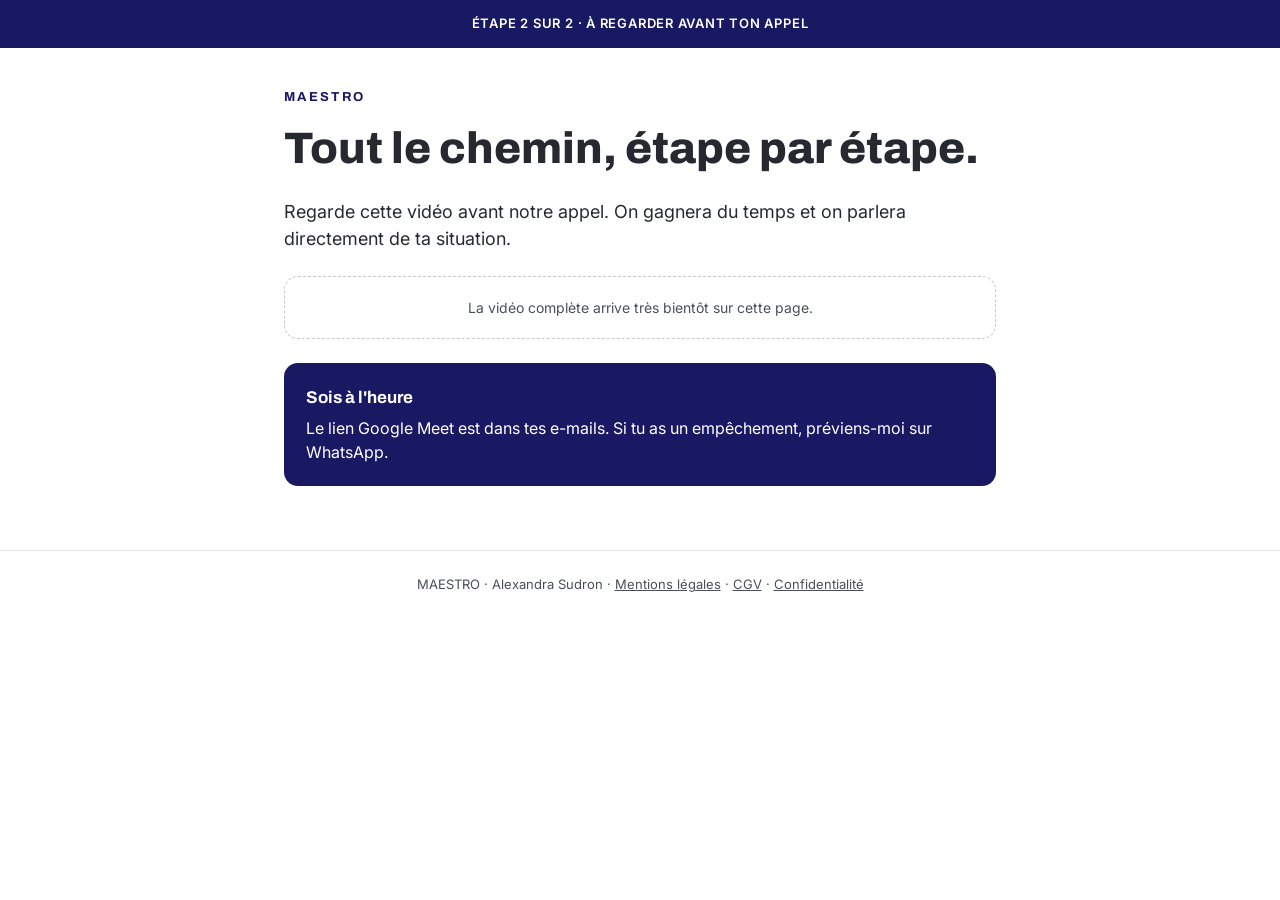
<file: avant-appel.html>
<!doctype html>
<html lang="fr">
<head>
<meta charset="utf-8">
<meta name="viewport" content="width=device-width, initial-scale=1">
<meta name="robots" content="noindex">
<title>MAESTRO · Avant ton appel</title>
<link rel="preconnect" href="https://fonts.googleapis.com">
<link href="https://fonts.googleapis.com/css2?family=Archivo:wght@500;700;800&family=Inter:wght@400;500;600;700&display=swap" rel="stylesheet">
<link rel="stylesheet" href="style.css">
</head>
<body>
<div class="band">Étape 2 sur 2 · à regarder avant ton appel</div>
<main class="wrap narrow stack">
<div>
<div class="brand">MAESTRO</div>
<h1>Tout le chemin, étape par étape.</h1>
</div>
<p class="lead" style="margin:0">Regarde cette vidéo avant notre appel. On gagnera du temps et on parlera directement de ta situation.</p>
<div class="placeholder" style="margin:0">La vidéo complète arrive très bientôt sur cette page.</div>
<div class="dark">
<b style="font-family:Archivo,system-ui,sans-serif;font-size:17px">Sois à l'heure</b>
<p>Le lien Google Meet est dans tes e-mails. Si tu as un empêchement, préviens-moi sur WhatsApp.</p>
</div>
</main>
<footer>MAESTRO · Alexandra Sudron · <a href="mentions-legales.html">Mentions légales</a> · <a href="cgv.html">CGV</a> · <a href="confidentialite.html">Confidentialité</a></footer>
<script src="track.js?v=11"></script>
</body>
</html>
</file>
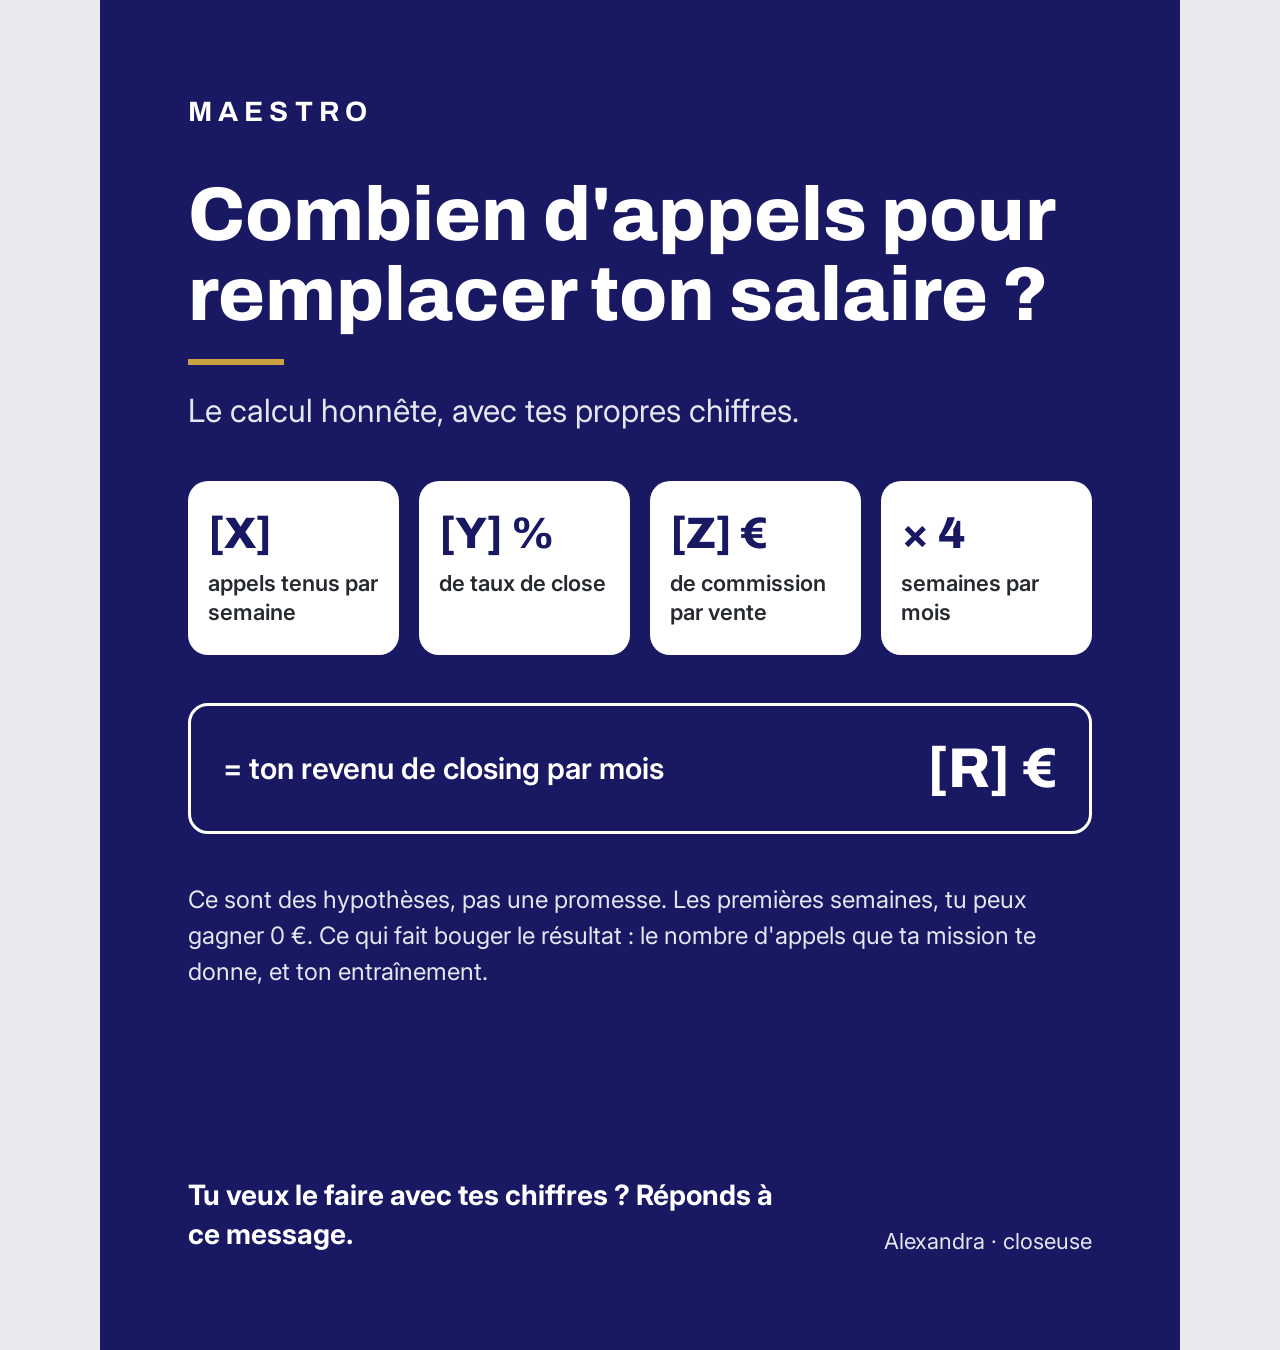
<file: calcul.html>
<!doctype html>
<html lang="fr">
<head>
<meta charset="utf-8">
<meta name="viewport" content="width=device-width, initial-scale=1">
<meta name="robots" content="noindex">
<title>Le calcul MAESTRO</title>

<link rel="preconnect" href="https://fonts.googleapis.com">
<link href="https://fonts.googleapis.com/css2?family=Archivo:wght@500;700;800&amp;family=Inter:wght@400;500;600;700&amp;display=swap" rel="stylesheet">
<style>
body{margin:0}
</style>

<style>body{background:#E9EAF0;display:flex;justify-content:center}</style>
</head>
<body>

<div style="width: 1080px; height: 1350px; box-sizing: border-box; background: #191862; color: #FFFFFF; font-family: Inter, sans-serif; padding: 96px 88px; display: flex; flex-direction: column; gap: 48px">
<div style="font-family: Archivo, sans-serif; font-size: 28px; font-weight: 700; letter-spacing: 0.22em">MAESTRO</div>
<div style="display: flex; flex-direction: column; gap: 24px">
<h1 style="margin: 0; font-family: Archivo, sans-serif; font-size: 76px; line-height: 1.05; font-weight: 800">Combien d'appels pour remplacer ton salaire ?</h1>
<div style="width: 96px; height: 6px; background: #C9A23F"></div>
<p style="margin: 0; font-size: 32px; line-height: 1.4; color: #E6E6F0">Le calcul honnête, avec tes propres chiffres.</p>
</div>
<div style="display: grid; grid-template-columns: repeat(4, minmax(0, 1fr)); gap: 20px; align-items: stretch">
<div style="background: #FFFFFF; color: #262A30; border-radius: 20px; padding: 28px 20px; display: flex; flex-direction: column; gap: 12px"><span style="font-family: Archivo, sans-serif; font-size: 44px; font-weight: 800; color: #191862">[X]</span><span style="font-size: 22px; line-height: 1.3; font-weight: 600">appels tenus par semaine</span></div>
<div style="background: #FFFFFF; color: #262A30; border-radius: 20px; padding: 28px 20px; display: flex; flex-direction: column; gap: 12px"><span style="font-family: Archivo, sans-serif; font-size: 44px; font-weight: 800; color: #191862">[Y] %</span><span style="font-size: 22px; line-height: 1.3; font-weight: 600">de taux de close</span></div>
<div style="background: #FFFFFF; color: #262A30; border-radius: 20px; padding: 28px 20px; display: flex; flex-direction: column; gap: 12px"><span style="font-family: Archivo, sans-serif; font-size: 44px; font-weight: 800; color: #191862">[Z] €</span><span style="font-size: 22px; line-height: 1.3; font-weight: 600">de commission par vente</span></div>
<div style="background: #FFFFFF; color: #262A30; border-radius: 20px; padding: 28px 20px; display: flex; flex-direction: column; gap: 12px"><span style="font-family: Archivo, sans-serif; font-size: 44px; font-weight: 800; color: #191862">× 4</span><span style="font-size: 22px; line-height: 1.3; font-weight: 600">semaines par mois</span></div>
</div>
<div style="border: 3px solid #FFFFFF; border-radius: 20px; padding: 32px; display: flex; align-items: center; justify-content: space-between; gap: 24px">
<span style="font-size: 30px; font-weight: 600">= ton revenu de closing par mois</span>
<span style="font-family: Archivo, sans-serif; font-size: 56px; font-weight: 800">[R] €</span>
</div>
<p style="margin: 0; font-size: 24px; line-height: 1.5; color: #E6E6F0">Ce sont des hypothèses, pas une promesse. Les premières semaines, tu peux gagner 0 €. Ce qui fait bouger le résultat : le nombre d'appels que ta mission te donne, et ton entraînement.</p>
<div style="margin-top: auto; display: flex; justify-content: space-between; align-items: flex-end; gap: 24px">
<p style="margin: 0; font-size: 28px; line-height: 1.4; font-weight: 700; max-width: 620px">Tu veux le faire avec tes chiffres ? Réponds à ce message.</p>
<span style="font-size: 22px; color: #E6E6F0">Alexandra · closeuse</span>
</div>
</div>

</body>
</html>
</file>
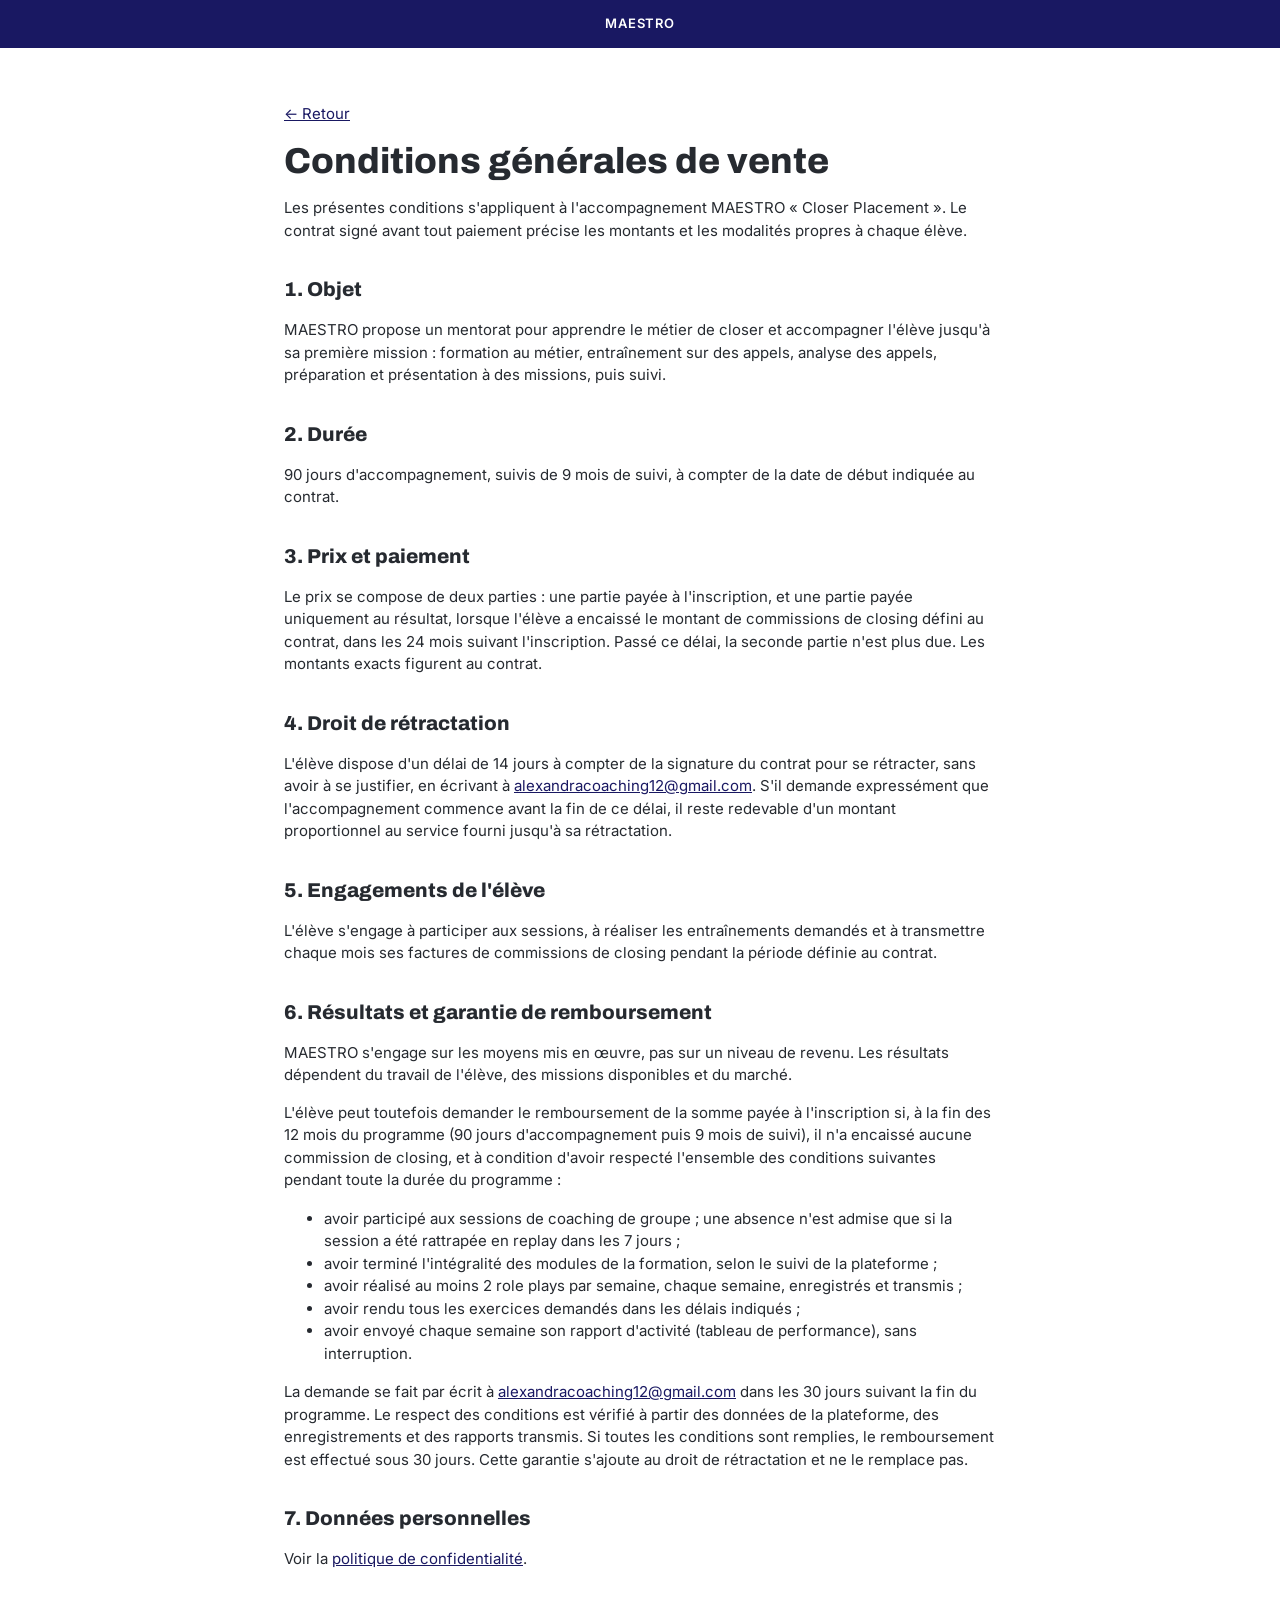
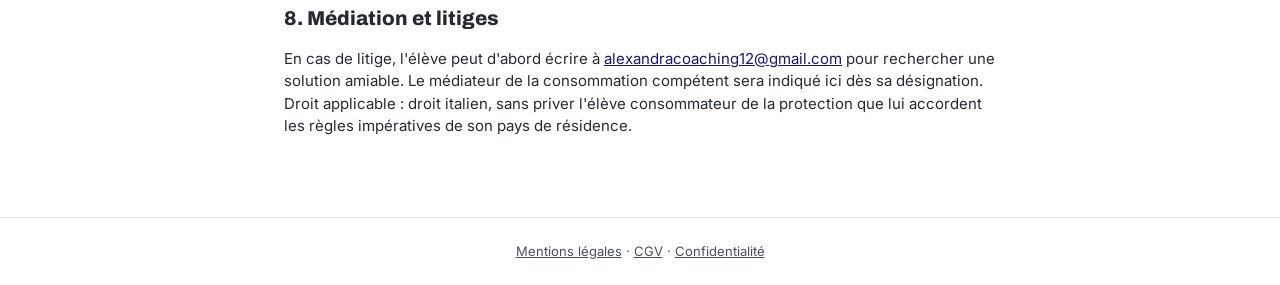
<file: cgv.html>
<!doctype html>
<html lang="fr">
<head>
<meta charset="utf-8">
<meta name="viewport" content="width=device-width, initial-scale=1">
<meta name="robots" content="noindex">
<title>MAESTRO · Conditions générales de vente</title>
<link rel="preconnect" href="https://fonts.googleapis.com">
<link href="https://fonts.googleapis.com/css2?family=Archivo:wght@500;700;800&family=Inter:wght@400;500;600;700&display=swap" rel="stylesheet">
<link rel="stylesheet" href="style.css?v=11">
</head>
<body>
<div class="band">MAESTRO</div>
<main class="wrap narrow legal">
<p><a href="index.html">← Retour</a></p>
<h1>Conditions générales de vente</h1>
<p>Les présentes conditions s'appliquent à l'accompagnement MAESTRO « Closer Placement ». Le contrat signé avant tout paiement précise les montants et les modalités propres à chaque élève.</p>
<h2>1. Objet</h2>
<p>MAESTRO propose un mentorat pour apprendre le métier de closer et accompagner l'élève jusqu'à sa première mission : formation au métier, entraînement sur des appels, analyse des appels, préparation et présentation à des missions, puis suivi.</p>
<h2>2. Durée</h2>
<p>90 jours d'accompagnement, suivis de 9 mois de suivi, à compter de la date de début indiquée au contrat.</p>
<h2>3. Prix et paiement</h2>
<p>Le prix se compose de deux parties : une partie payée à l'inscription, et une partie payée uniquement au résultat, lorsque l'élève a encaissé le montant de commissions de closing défini au contrat, dans les 24 mois suivant l'inscription. Passé ce délai, la seconde partie n'est plus due. Les montants exacts figurent au contrat.</p>
<h2>4. Droit de rétractation</h2>
<p>L'élève dispose d'un délai de 14 jours à compter de la signature du contrat pour se rétracter, sans avoir à se justifier, en écrivant à <a href="mailto:alexandracoaching12@gmail.com">alexandracoaching12@gmail.com</a>. S'il demande expressément que l'accompagnement commence avant la fin de ce délai, il reste redevable d'un montant proportionnel au service fourni jusqu'à sa rétractation.</p>
<h2>5. Engagements de l'élève</h2>
<p>L'élève s'engage à participer aux sessions, à réaliser les entraînements demandés et à transmettre chaque mois ses factures de commissions de closing pendant la période définie au contrat.</p>
<h2>6. Résultats et garantie de remboursement</h2>
<p>MAESTRO s'engage sur les moyens mis en œuvre, pas sur un niveau de revenu. Les résultats dépendent du travail de l'élève, des missions disponibles et du marché.</p>
<p>L'élève peut toutefois demander le remboursement de la somme payée à l'inscription si, à la fin des 12 mois du programme (90 jours d'accompagnement puis 9 mois de suivi), il n'a encaissé aucune commission de closing, et à condition d'avoir respecté l'ensemble des conditions suivantes pendant toute la durée du programme :</p>
<ul>
<li>avoir participé aux sessions de coaching de groupe ; une absence n'est admise que si la session a été rattrapée en replay dans les 7 jours ;</li>
<li>avoir terminé l'intégralité des modules de la formation, selon le suivi de la plateforme ;</li>
<li>avoir réalisé au moins 2 role plays par semaine, chaque semaine, enregistrés et transmis ;</li>
<li>avoir rendu tous les exercices demandés dans les délais indiqués ;</li>
<li>avoir envoyé chaque semaine son rapport d'activité (tableau de performance), sans interruption.</li>
</ul>
<p>La demande se fait par écrit à <a href="mailto:alexandracoaching12@gmail.com">alexandracoaching12@gmail.com</a> dans les 30 jours suivant la fin du programme. Le respect des conditions est vérifié à partir des données de la plateforme, des enregistrements et des rapports transmis. Si toutes les conditions sont remplies, le remboursement est effectué sous 30 jours. Cette garantie s'ajoute au droit de rétractation et ne le remplace pas.</p>
<h2>7. Données personnelles</h2>
<p>Voir la <a href="confidentialite.html">politique de confidentialité</a>.</p>
<h2>8. Médiation et litiges</h2>
<p>En cas de litige, l'élève peut d'abord écrire à <a href="mailto:alexandracoaching12@gmail.com">alexandracoaching12@gmail.com</a> pour rechercher une solution amiable. Le médiateur de la consommation compétent sera indiqué ici dès sa désignation. Droit applicable : droit italien, sans priver l'élève consommateur de la protection que lui accordent les règles impératives de son pays de résidence.</p>
</main>
<footer><a href="mentions-legales.html">Mentions légales</a> · <a href="cgv.html">CGV</a> · <a href="confidentialite.html">Confidentialité</a></footer>
<script src="track.js?v=11"></script>
</body>
</html>
</file>
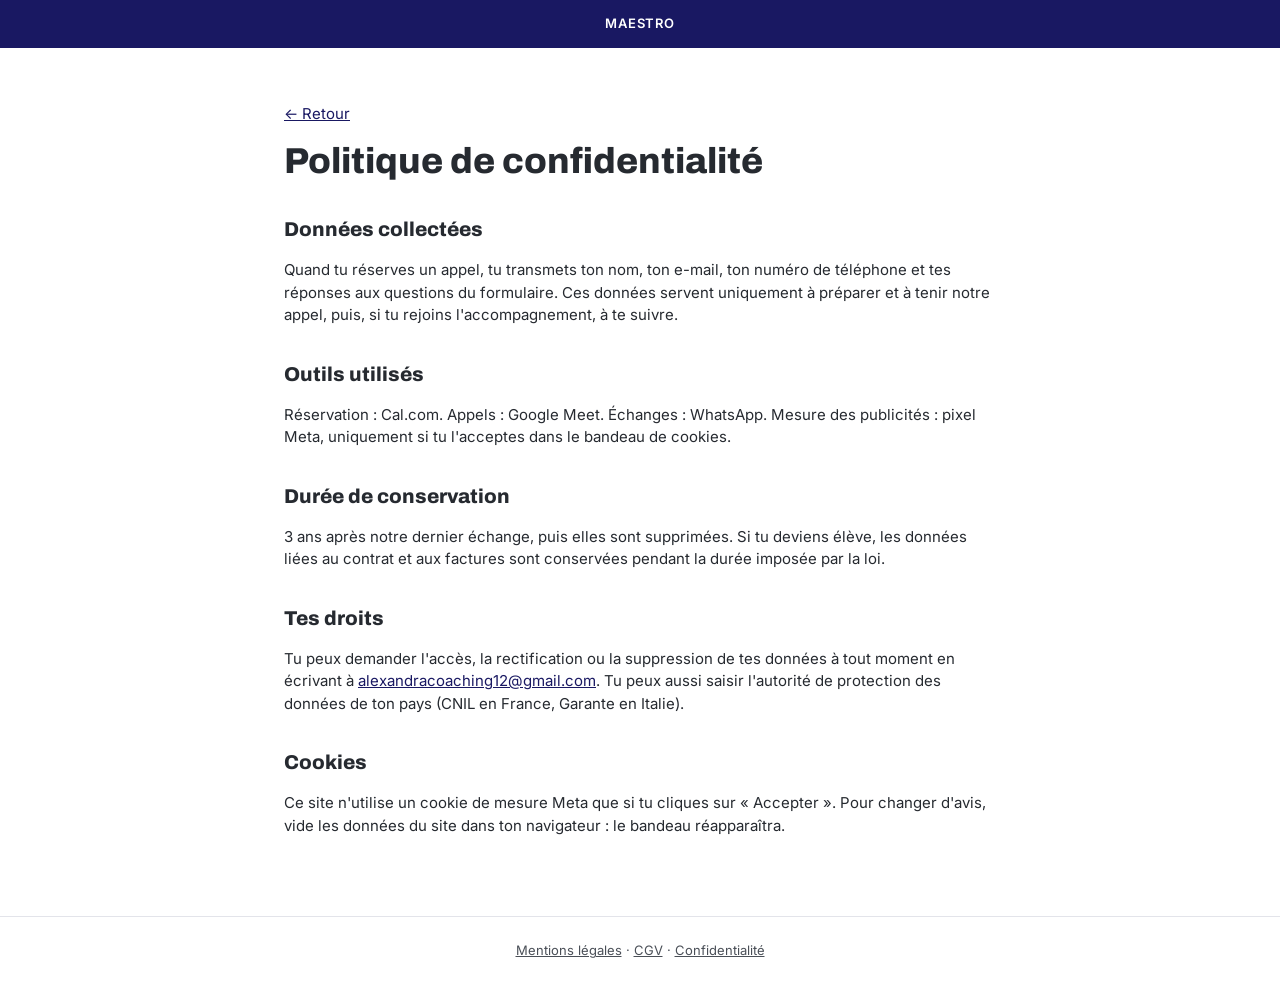
<file: confidentialite.html>
<!doctype html>
<html lang="fr">
<head>
<meta charset="utf-8">
<meta name="viewport" content="width=device-width, initial-scale=1">
<meta name="robots" content="noindex">
<title>MAESTRO · Confidentialité</title>
<link rel="preconnect" href="https://fonts.googleapis.com">
<link href="https://fonts.googleapis.com/css2?family=Archivo:wght@500;700;800&family=Inter:wght@400;500;600;700&display=swap" rel="stylesheet">
<link rel="stylesheet" href="style.css?v=11">
</head>
<body>
<div class="band">MAESTRO</div>
<main class="wrap narrow legal">
<p><a href="index.html">← Retour</a></p>
<h1>Politique de confidentialité</h1>
<h2>Données collectées</h2>
<p>Quand tu réserves un appel, tu transmets ton nom, ton e-mail, ton numéro de téléphone et tes réponses aux questions du formulaire. Ces données servent uniquement à préparer et à tenir notre appel, puis, si tu rejoins l'accompagnement, à te suivre.</p>
<h2>Outils utilisés</h2>
<p>Réservation : Cal.com. Appels : Google Meet. Échanges : WhatsApp. Mesure des publicités : pixel Meta, uniquement si tu l'acceptes dans le bandeau de cookies.</p>
<h2>Durée de conservation</h2>
<p>3 ans après notre dernier échange, puis elles sont supprimées. Si tu deviens élève, les données liées au contrat et aux factures sont conservées pendant la durée imposée par la loi.</p>
<h2>Tes droits</h2>
<p>Tu peux demander l'accès, la rectification ou la suppression de tes données à tout moment en écrivant à <a href="mailto:alexandracoaching12@gmail.com">alexandracoaching12@gmail.com</a>. Tu peux aussi saisir l'autorité de protection des données de ton pays (CNIL en France, Garante en Italie).</p>
<h2>Cookies</h2>
<p>Ce site n'utilise un cookie de mesure Meta que si tu cliques sur « Accepter ». Pour changer d'avis, vide les données du site dans ton navigateur : le bandeau réapparaîtra.</p>
</main>
<footer><a href="mentions-legales.html">Mentions légales</a> · <a href="cgv.html">CGV</a> · <a href="confidentialite.html">Confidentialité</a></footer>
<script src="track.js?v=11"></script>
</body>
</html>
</file>
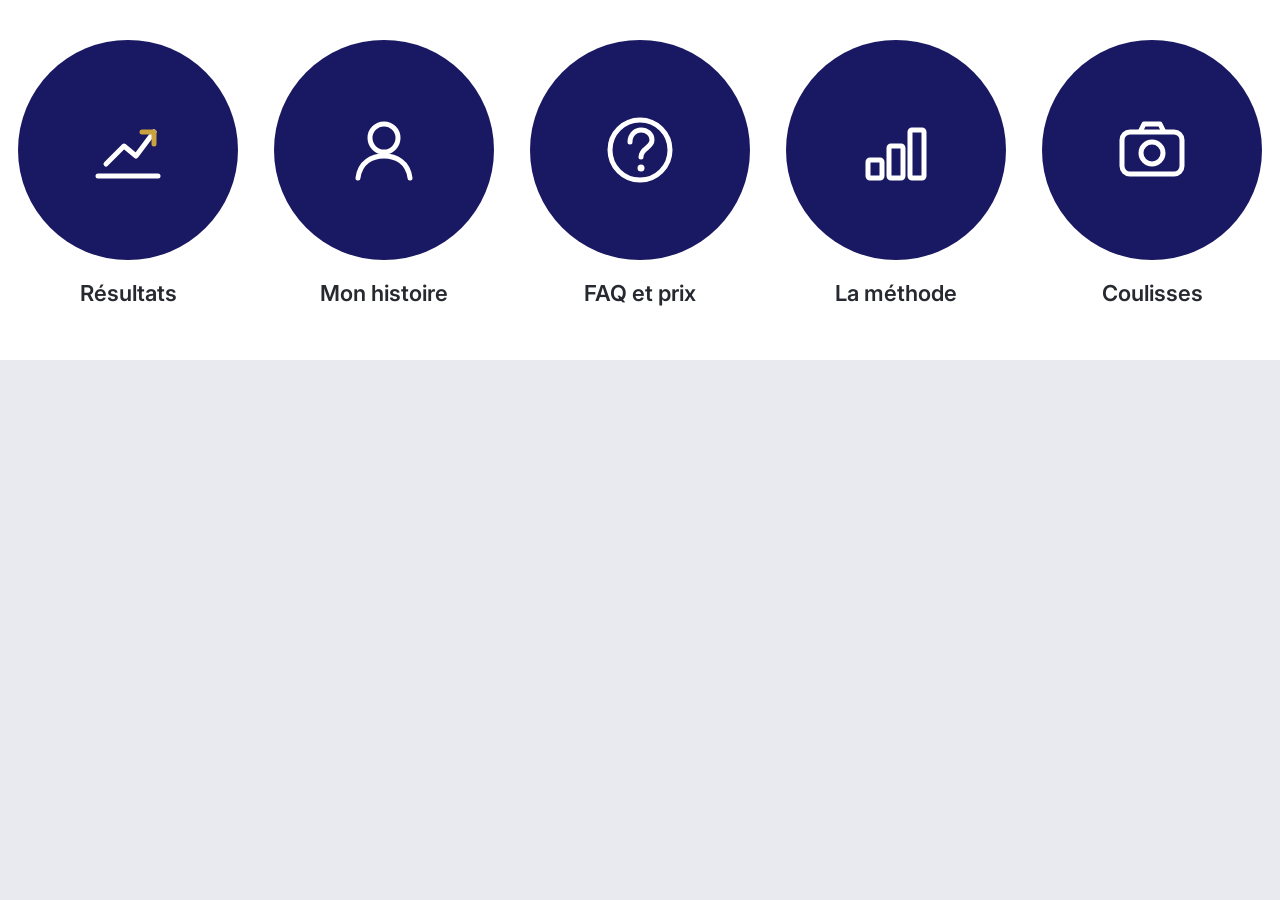
<file: highlights.html>
<!doctype html>
<html lang="fr">
<head>
<meta charset="utf-8">
<meta name="viewport" content="width=device-width, initial-scale=1">
<meta name="robots" content="noindex">
<title>Couvertures stories à la une MAESTRO</title>

<link rel="preconnect" href="https://fonts.googleapis.com">
<link href="https://fonts.googleapis.com/css2?family=Inter:wght@500;600&amp;display=swap" rel="stylesheet">
<style>
body{margin:0}
</style>

<style>body{background:#E9EAF0;display:flex;justify-content:center}</style>
</head>
<body>

<div style="width: 1300px; height: 360px; box-sizing: border-box; background: #FFFFFF; font-family: Inter, sans-serif; color: #262A30; padding: 40px 20px; display: grid; grid-template-columns: repeat(5, minmax(0, 1fr)); gap: 40px; justify-items: center">
<div style="display: flex; flex-direction: column; align-items: center; gap: 20px">
<div style="width: 220px; height: 220px; border-radius: 110px; background: #191862; display: flex; align-items: center; justify-content: center">
<svg width="96" height="96" viewBox="0 0 96 96" role="img" aria-label="Résultats"><path d="M18 74 H78" stroke="#FFFFFF" stroke-width="5" stroke-linecap="round"></path><path d="M26 62 L44 44 L56 54 L74 30" fill="none" stroke="#FFFFFF" stroke-width="5" stroke-linecap="round" stroke-linejoin="round"></path><path d="M62 30 H74 V42" fill="none" stroke="#C9A23F" stroke-width="5" stroke-linecap="round" stroke-linejoin="round"></path></svg>
</div>
<span style="font-size: 22px; font-weight: 600">Résultats</span>
</div>
<div style="display: flex; flex-direction: column; align-items: center; gap: 20px">
<div style="width: 220px; height: 220px; border-radius: 110px; background: #191862; display: flex; align-items: center; justify-content: center">
<svg width="96" height="96" viewBox="0 0 96 96" role="img" aria-label="Mon histoire"><circle cx="48" cy="36" r="14" fill="none" stroke="#FFFFFF" stroke-width="5"></circle><path d="M22 76 C24 60 36 54 48 54 C60 54 72 60 74 76" fill="none" stroke="#FFFFFF" stroke-width="5" stroke-linecap="round"></path></svg>
</div>
<span style="font-size: 22px; font-weight: 600">Mon histoire</span>
</div>
<div style="display: flex; flex-direction: column; align-items: center; gap: 20px">
<div style="width: 220px; height: 220px; border-radius: 110px; background: #191862; display: flex; align-items: center; justify-content: center">
<svg width="96" height="96" viewBox="0 0 96 96" role="img" aria-label="FAQ et prix"><circle cx="48" cy="48" r="30" fill="none" stroke="#FFFFFF" stroke-width="5"></circle><path d="M38 40 C38 32 44 28 49 28 C55 28 60 32 60 38 C60 46 49 46 49 55" fill="none" stroke="#FFFFFF" stroke-width="5" stroke-linecap="round"></path><circle cx="49" cy="66" r="3.5" fill="#FFFFFF"></circle></svg>
</div>
<span style="font-size: 22px; font-weight: 600">FAQ et prix</span>
</div>
<div style="display: flex; flex-direction: column; align-items: center; gap: 20px">
<div style="width: 220px; height: 220px; border-radius: 110px; background: #191862; display: flex; align-items: center; justify-content: center">
<svg width="96" height="96" viewBox="0 0 96 96" role="img" aria-label="La méthode"><rect x="20" y="58" width="14" height="18" rx="2" fill="none" stroke="#FFFFFF" stroke-width="5"></rect><rect x="41" y="44" width="14" height="32" rx="2" fill="none" stroke="#FFFFFF" stroke-width="5"></rect><rect x="62" y="28" width="14" height="48" rx="2" fill="none" stroke="#FFFFFF" stroke-width="5"></rect></svg>
</div>
<span style="font-size: 22px; font-weight: 600">La méthode</span>
</div>
<div style="display: flex; flex-direction: column; align-items: center; gap: 20px">
<div style="width: 220px; height: 220px; border-radius: 110px; background: #191862; display: flex; align-items: center; justify-content: center">
<svg width="96" height="96" viewBox="0 0 96 96" role="img" aria-label="Coulisses"><rect x="18" y="30" width="60" height="42" rx="8" fill="none" stroke="#FFFFFF" stroke-width="5"></rect><circle cx="48" cy="51" r="11" fill="none" stroke="#FFFFFF" stroke-width="5"></circle><path d="M36 30 L40 22 H56 L60 30" fill="none" stroke="#FFFFFF" stroke-width="5" stroke-linejoin="round"></path></svg>
</div>
<span style="font-size: 22px; font-weight: 600">Coulisses</span>
</div>
</div>

</body>
</html>
</file>
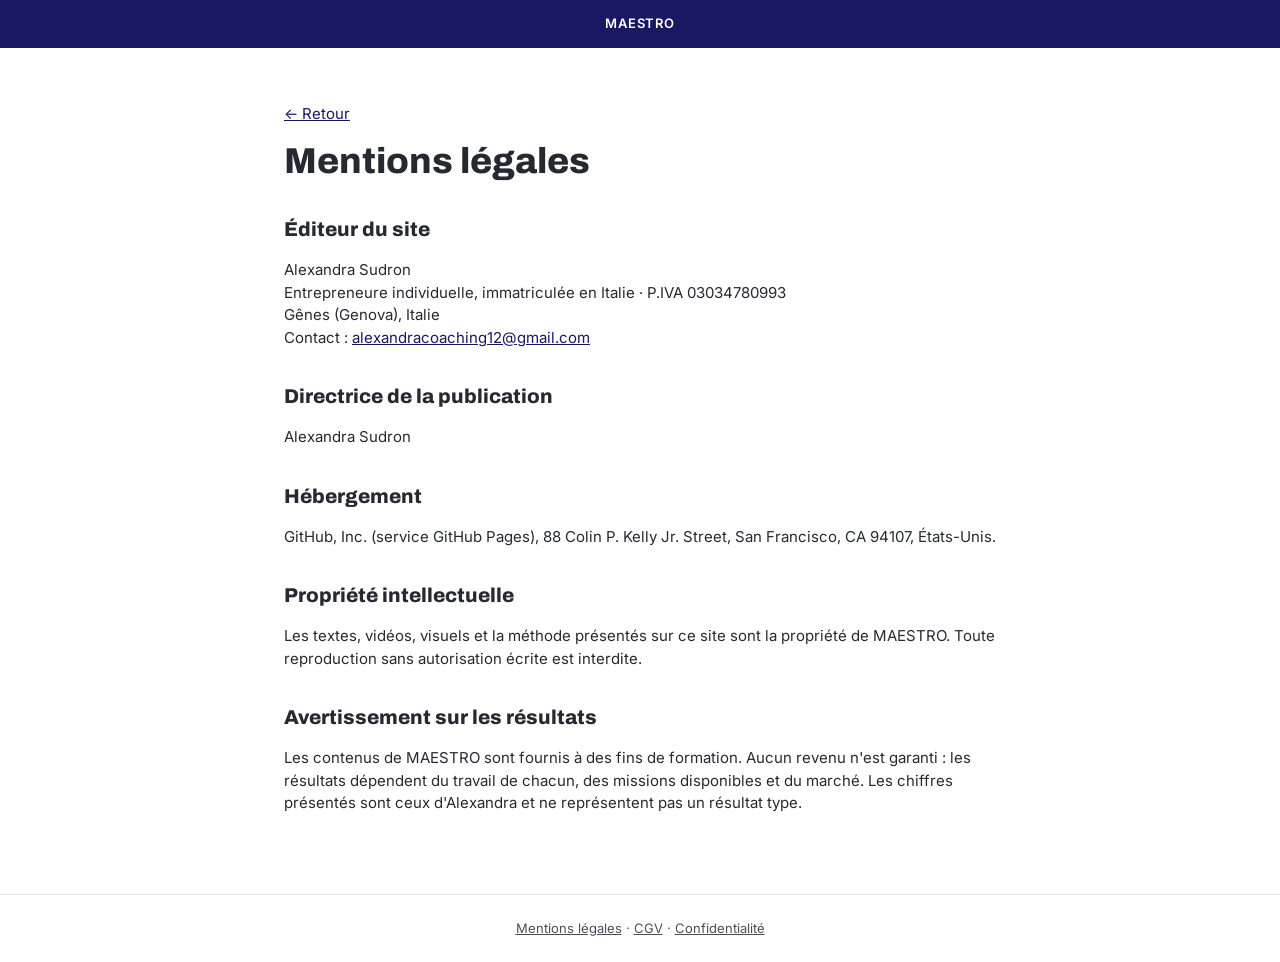
<file: mentions-legales.html>
<!doctype html>
<html lang="fr">
<head>
<meta charset="utf-8">
<meta name="viewport" content="width=device-width, initial-scale=1">
<meta name="robots" content="noindex">
<title>MAESTRO · Mentions légales</title>
<link rel="preconnect" href="https://fonts.googleapis.com">
<link href="https://fonts.googleapis.com/css2?family=Archivo:wght@500;700;800&family=Inter:wght@400;500;600;700&display=swap" rel="stylesheet">
<link rel="stylesheet" href="style.css?v=11">
</head>
<body>
<div class="band">MAESTRO</div>
<main class="wrap narrow legal">
<p><a href="index.html">← Retour</a></p>
<h1>Mentions légales</h1>
<h2>Éditeur du site</h2>
<p>Alexandra Sudron<br>Entrepreneure individuelle, immatriculée en Italie · P.IVA 03034780993<br>Gênes (Genova), Italie<br>Contact : <a href="mailto:alexandracoaching12@gmail.com">alexandracoaching12@gmail.com</a></p>
<h2>Directrice de la publication</h2>
<p>Alexandra Sudron</p>
<h2>Hébergement</h2>
<p>GitHub, Inc. (service GitHub Pages), 88 Colin P. Kelly Jr. Street, San Francisco, CA 94107, États-Unis.</p>
<h2>Propriété intellectuelle</h2>
<p>Les textes, vidéos, visuels et la méthode présentés sur ce site sont la propriété de MAESTRO. Toute reproduction sans autorisation écrite est interdite.</p>
<h2>Avertissement sur les résultats</h2>
<p>Les contenus de MAESTRO sont fournis à des fins de formation. Aucun revenu n'est garanti : les résultats dépendent du travail de chacun, des missions disponibles et du marché. Les chiffres présentés sont ceux d'Alexandra et ne représentent pas un résultat type.</p>
</main>
<footer><a href="mentions-legales.html">Mentions légales</a> · <a href="cgv.html">CGV</a> · <a href="confidentialite.html">Confidentialité</a></footer>
<script src="track.js?v=11"></script>
</body>
</html>
</file>
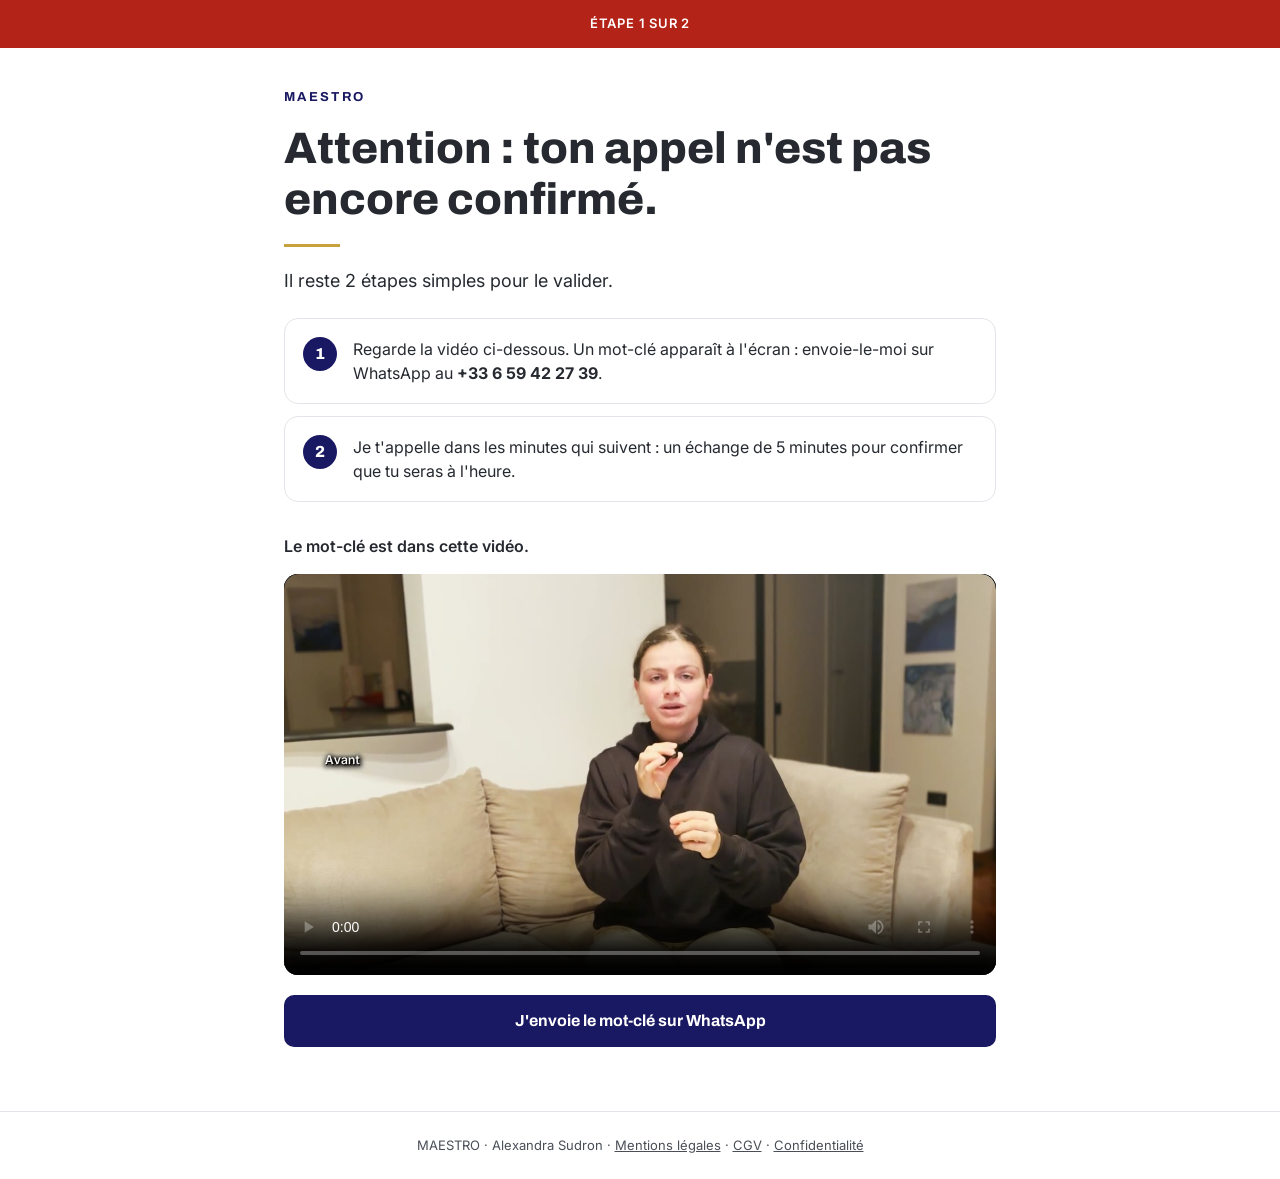
<file: merci.html>
<!doctype html>
<html lang="fr">
<head>
<meta charset="utf-8">
<meta name="viewport" content="width=device-width, initial-scale=1">
<meta name="robots" content="noindex">
<title>MAESTRO · Étape 1 sur 2</title>
<link rel="preconnect" href="https://fonts.googleapis.com">
<link href="https://fonts.googleapis.com/css2?family=Archivo:wght@500;700;800&family=Inter:wght@400;500;600;700&display=swap" rel="stylesheet">
<link rel="stylesheet" href="style.css?v=14">
</head>
<body data-track="Lead">
<div class="band alert">Étape 1 sur 2</div>
<main class="wrap narrow">
<div class="brand">MAESTRO</div>
<h1>Attention : ton appel n'est pas encore confirmé.</h1>
<div class="rule"></div>
<p class="lead">Il reste 2 étapes simples pour le valider.</p>
<div class="steps">
<div class="step"><div class="num">1</div><p>Regarde la vidéo ci-dessous. Un mot-clé apparaît à l'écran : envoie-le-moi sur WhatsApp au <strong>+33 6 59 42 27 39</strong>.</p></div>
<div class="step"><div class="num">2</div><p>Je t'appelle dans les minutes qui suivent : un échange de 5 minutes pour confirmer que tu seras à l'heure.</p></div>
</div>
<p style="margin:32px 0 0;font-weight:600">Le mot-clé est dans cette vidéo.</p>
<video class="merci-video" src="merci-video.mp4?v=7" poster="merci-poster.jpg?v=7" controls playsinline preload="metadata" controlslist="nodownload" aria-label="Vidéo de confirmation : ce qu'il faut savoir avant notre appel"></video>
<a class="btn" href="https://wa.me/33659422739?text=Bonjour%20Alexandra%2C%20voici%20le%20mot-cl%C3%A9%20%3A%20" target="_blank" rel="noopener">J'envoie le mot-clé sur WhatsApp</a>
</main>
<footer>MAESTRO · Alexandra Sudron · <a href="mentions-legales.html">Mentions légales</a> · <a href="cgv.html">CGV</a> · <a href="confidentialite.html">Confidentialité</a></footer>
<script src="track.js?v=11"></script>
</body>
</html>
</file>
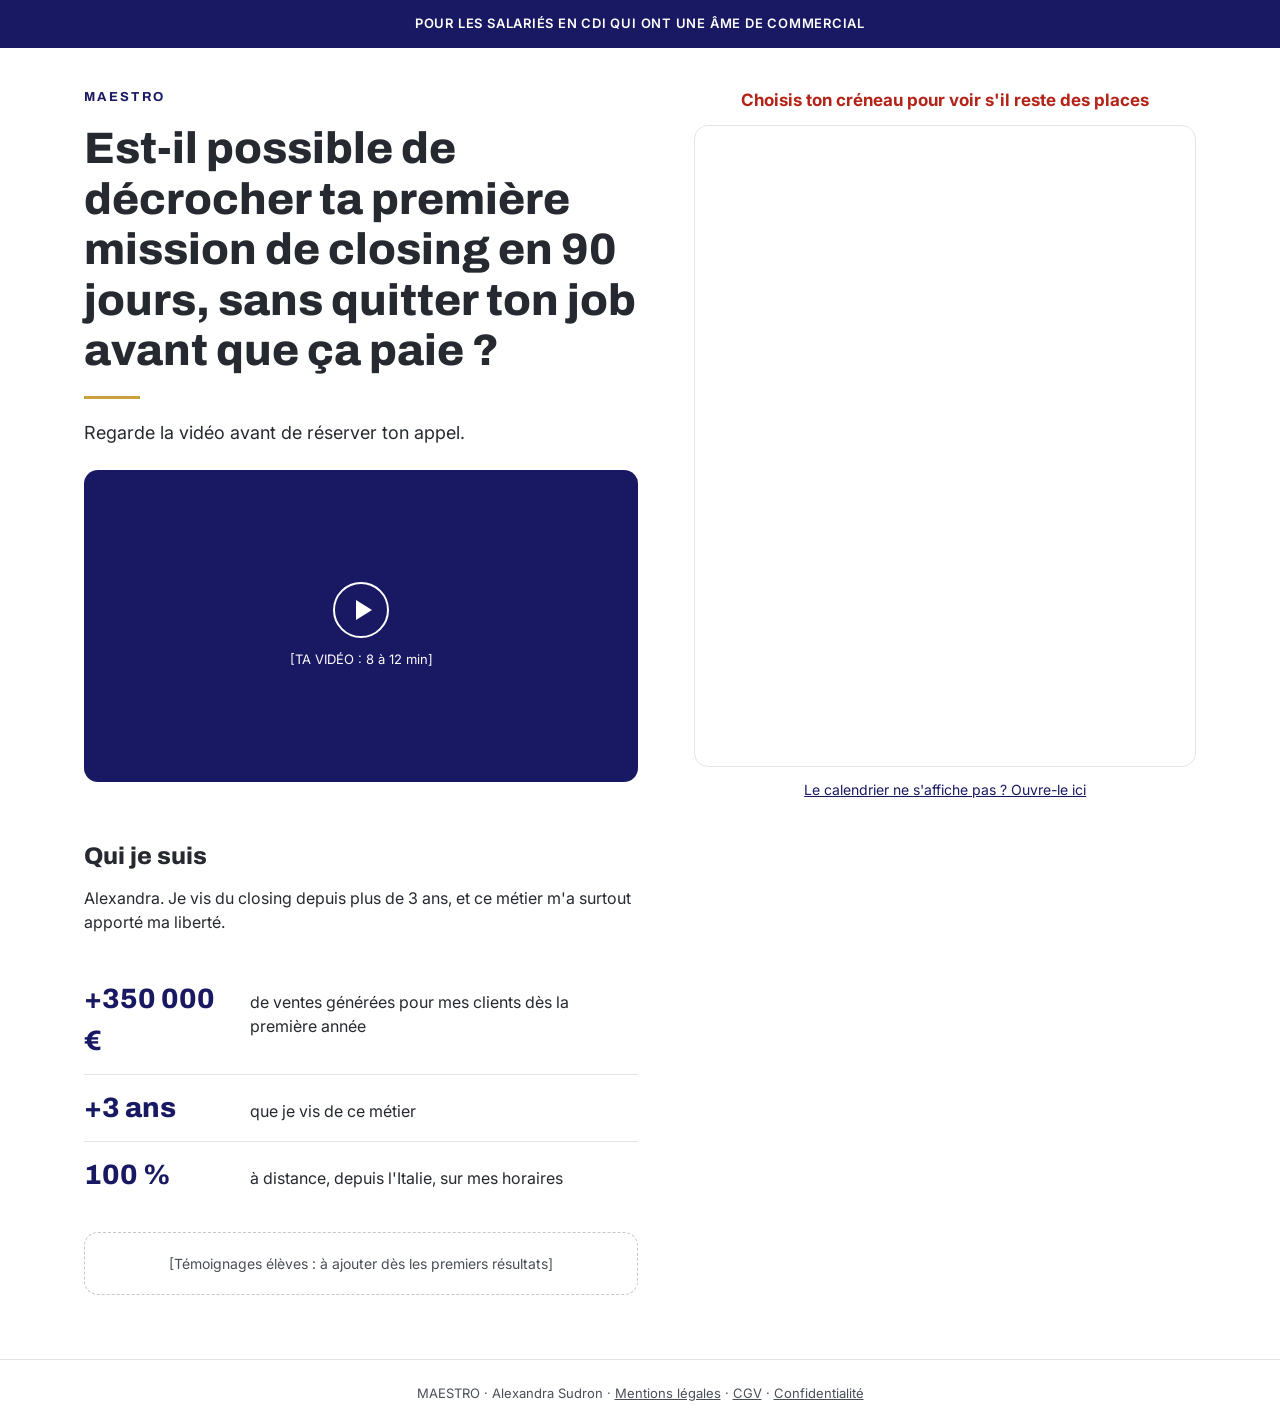
<file: reservation.html>
<!doctype html>
<html lang="fr">
<head>
<meta charset="utf-8">
<meta name="viewport" content="width=device-width, initial-scale=1">
<meta name="robots" content="noindex">
<title>MAESTRO · Réserve ton appel</title>
<link rel="preconnect" href="https://fonts.googleapis.com">
<link href="https://fonts.googleapis.com/css2?family=Archivo:wght@500;700;800&family=Inter:wght@400;500;600;700&display=swap" rel="stylesheet">
<link rel="stylesheet" href="style.css">
</head>
<body>
<div class="band">Pour les salariés en CDI qui ont une âme de commercial</div>
<main class="wrap">
<div class="booking">
<section class="intro">
<div class="brand">MAESTRO</div>
<h1>Est-il possible de décrocher ta première mission de closing en 90 jours, sans quitter ton job avant que ça paie ?</h1>
<div class="rule"></div>
<p class="lead">Regarde la vidéo avant de réserver ton appel.</p>
<div class="video" role="img" aria-label="Emplacement de la vidéo">
<svg width="56" height="56" viewBox="0 0 56 56" aria-hidden="true"><circle cx="28" cy="28" r="27" fill="none" stroke="#FFFFFF" stroke-width="2"/><path d="M23 18 L39 28 L23 38 Z" fill="#FFFFFF"/></svg>
<span>[TA VIDÉO : 8 à 12 min]</span>
</div>
</section>
<section class="book" id="reserver">
<p class="notice">Choisis ton créneau pour voir s'il reste des places</p>
<div class="cal">
<div id="cal-inline"></div>
</div>
<a class="fallback" href="https://cal.com/alexandra.call/45mins" target="_blank" rel="noopener">Le calendrier ne s'affiche pas ? Ouvre-le ici</a>
</section>
<section class="proof stack">
<div>
<h2>Qui je suis</h2>
<p style="margin:0">Alexandra. Je vis du closing depuis plus de 3 ans, et ce métier m'a surtout apporté ma liberté.</p>
</div>
<div class="stats">
<div class="stat"><b>+350 000 €</b><span>de ventes générées pour mes clients dès la première année</span></div>
<div class="stat"><b>+3 ans</b><span>que je vis de ce métier</span></div>
<div class="stat"><b>100 %</b><span>à distance, depuis l'Italie, sur mes horaires</span></div>
</div>
<div class="placeholder">[Témoignages élèves : à ajouter dès les premiers résultats]</div>
</section>
</div>
</main>
<footer>MAESTRO · Alexandra Sudron · <a href="mentions-legales.html">Mentions légales</a> · <a href="cgv.html">CGV</a> · <a href="confidentialite.html">Confidentialité</a></footer>
<script type="text/javascript">
(function (C, A, L) { let p = function (a, ar) { a.q.push(ar); }; let d = C.document; C.Cal = C.Cal || function () { let cal = C.Cal; let ar = arguments; if (!cal.loaded) { cal.ns = {}; cal.q = cal.q || []; d.head.appendChild(d.createElement("script")).src = A; cal.loaded = true; } if (ar[0] === L) { const api = function () { p(api, arguments); }; const namespace = ar[1]; api.q = api.q || []; if (typeof namespace === "string") { cal.ns[namespace] = cal.ns[namespace] || api; p(cal.ns[namespace], ar); p(cal, ["initNamespace", namespace]); } else p(cal, ar); return; } p(cal, ar); }; })(window, "https://app.cal.com/embed/embed.js", "init");
Cal("init", "45mins", { origin: "https://cal.com" });
Cal.ns["45mins"]("inline", { elementOrSelector: "#cal-inline", config: { layout: "month_view", theme: "light" }, calLink: "alexandra.call/45mins" });
Cal.ns["45mins"]("ui", { theme: "light", hideEventTypeDetails: false, layout: "month_view", cssVarsPerTheme: { light: { "cal-brand": "#191862" } } });

Cal.ns["45mins"]("on", { action: "bookingSuccessful", callback: function () { if (window.maestroTrack) window.maestroTrack("Schedule"); setTimeout(function () { window.location.href = "merci.html"; }, 1200); } });
</script>
<script src="track.js?v=11"></script>
</body>
</html>
</file>
<file: site.css>
:root{--blue:#191862;--blue-2:#24237E;--blue-3:#0F0E42;--gold:#C9A23F;--ink:#262A30;--muted:#5A606B;--line:#E6E7EE;--soft:#F5F5FA;--red:#B42318;--r:20px;--shadow:0 1px 2px rgba(25,24,98,.06),0 12px 32px -12px rgba(25,24,98,.18)}
*{box-sizing:border-box}
html{scroll-behavior:smooth;scroll-padding-top:96px}
body{margin:0;background:#FFFFFF;color:var(--ink);font-family:Inter,system-ui,sans-serif;font-size:17px;line-height:1.6;-webkit-font-smoothing:antialiased}
h1,h2,h3,.brand,.kicker{font-family:Archivo,system-ui,sans-serif}
img{max-width:100%;display:block}
a{color:var(--blue)}
.wrap{max-width:1180px;margin:0 auto;padding:0 24px}
.wrap.narrow{max-width:820px}
.center{text-align:center}
section{position:relative}
.kicker{display:inline-flex;align-items:center;gap:10px;font-size:13px;font-weight:700;letter-spacing:.16em;text-transform:uppercase;color:var(--blue)}
.kicker::before{content:"";width:22px;height:2px;background:var(--gold);border-radius:2px}
.head h2{font-size:clamp(28px,3.4vw,44px);line-height:1.12;font-weight:800;margin:14px 0 0;max-width:860px;letter-spacing:-.01em}
.head.center h2,.head.center .lede{margin-left:auto;margin-right:auto}
.lede{font-size:clamp(17px,1.4vw,19px);color:var(--muted);margin:18px 0 0;max-width:720px}

/* ---------- boutons ---------- */
.arr{width:18px;height:18px;transition:transform .25s ease}
.btn{display:inline-flex;align-items:center;justify-content:center;gap:10px;min-height:58px;padding:0 30px;border-radius:999px;font-family:Archivo,system-ui,sans-serif;font-weight:800;font-size:17px;text-decoration:none;transition:transform .2s ease,box-shadow .25s ease,background .2s ease}
.btn:hover{transform:translateY(-2px)}
.btn:hover .arr{transform:translateX(4px)}
.btn-light{background:#FFFFFF;color:var(--blue);box-shadow:0 10px 30px -10px rgba(0,0,0,.45)}
.btn-light:hover{box-shadow:0 16px 40px -12px rgba(0,0,0,.55)}
.btn-blue{background:var(--blue);color:#FFFFFF;box-shadow:0 10px 30px -12px rgba(25,24,98,.6);margin-top:28px}
.btn-blue:hover{background:var(--blue-2)}

/* ---------- barre de navigation ---------- */
.nav{position:fixed;inset:0 0 auto 0;z-index:50;transition:background .3s ease,box-shadow .3s ease,color .3s ease}
.nav-in{max-width:1180px;margin:0 auto;padding:0 24px;height:84px;display:flex;align-items:center;justify-content:space-between}
.brand{font-size:16px;font-weight:800;letter-spacing:.22em;text-decoration:none;transition:color .3s ease}
.nav-cta{display:inline-flex;align-items:center;gap:8px;min-height:46px;padding:0 22px;border-radius:999px;font-family:Archivo,system-ui,sans-serif;font-weight:700;font-size:15px;text-decoration:none;transition:background .3s ease,color .3s ease,transform .2s ease,box-shadow .25s ease}
.nav-cta:hover{transform:translateY(-1px)}
.nav-cta:hover .arr{transform:translateX(4px)}
.nav[data-tone="dark"] .brand{color:#FFFFFF}
.nav[data-tone="dark"] .nav-cta{background:#FFFFFF;color:var(--blue)}
.nav[data-tone="dark"] .nav-cta:hover{box-shadow:0 10px 24px -10px rgba(0,0,0,.5)}
.nav[data-tone="light"] .brand{color:var(--blue)}
.nav[data-tone="light"] .nav-cta{background:var(--blue);color:#FFFFFF}
.nav[data-tone="light"] .nav-cta:hover{background:var(--blue-2);box-shadow:0 10px 24px -10px rgba(25,24,98,.6)}
.nav.scrolled[data-tone="light"]{background:rgba(255,255,255,.86);backdrop-filter:saturate(1.4) blur(12px);-webkit-backdrop-filter:saturate(1.4) blur(12px);box-shadow:0 1px 0 var(--line)}
.nav.scrolled[data-tone="dark"]{background:rgba(25,24,98,.78);backdrop-filter:saturate(1.4) blur(12px);-webkit-backdrop-filter:saturate(1.4) blur(12px)}

/* ---------- héro ---------- */
.hero{background:var(--blue);color:#FFFFFF;overflow:hidden;padding:132px 0 80px}
.hero-glow{position:absolute;inset:-20% -10% auto -10%;height:120%;background:radial-gradient(60% 50% at 50% 0%,rgba(98,96,220,.55),transparent 70%),radial-gradient(30% 30% at 85% 20%,rgba(201,162,63,.16),transparent 70%);pointer-events:none;animation:glow 12s ease-in-out infinite alternate}
@keyframes glow{to{transform:translate3d(0,4%,0) scale(1.05)}}
.hero-in{position:relative;max-width:1000px;margin:0 auto;padding:0 24px;text-align:center}
.pill{display:inline-flex;align-items:center;gap:10px;border:1px solid rgba(255,255,255,.22);background:rgba(255,255,255,.07);backdrop-filter:blur(6px);border-radius:999px;padding:9px 18px;font-size:14px;font-weight:600}
.pill .dot{width:8px;height:8px;border-radius:50%;background:var(--gold);box-shadow:0 0 0 0 rgba(201,162,63,.7);animation:pulse 2.2s infinite}
@keyframes pulse{70%{box-shadow:0 0 0 10px rgba(201,162,63,0)}100%{box-shadow:0 0 0 0 rgba(201,162,63,0)}}
.hero h1{font-size:clamp(32px,5vw,62px);line-height:1.06;font-weight:800;letter-spacing:-.02em;margin:26px auto 0;max-width:960px}
.hero h1 em{font-style:normal;background:linear-gradient(100deg,#E9C96B,#C9A23F 60%,#E9C96B);-webkit-background-clip:text;background-clip:text;color:transparent;background-size:200% 100%;animation:shine 6s linear infinite}
@keyframes shine{to{background-position:-200% 0}}
.hero .sub{font-family:Archivo,system-ui,sans-serif;font-size:clamp(19px,2vw,24px);font-weight:700;margin:22px 0 0;color:#FFFFFF}
.hero .note{font-size:15px;color:#C9CAEA;margin:30px 0 0}
.hero-foot{font-size:14px;color:#C9CAEA;margin:14px 0 0}
.hero .btn{margin-top:8px}

/* VSL */
.video.vsl{position:relative;aspect-ratio:16/9;width:100%;margin:18px 0 34px;border-radius:22px;overflow:hidden;background:#000;box-shadow:0 40px 80px -30px rgba(0,0,0,.65),0 0 0 1px rgba(255,255,255,.12)}
.vsl video{display:block;width:100%;height:100%;object-fit:cover;cursor:pointer}
.vsl-play{position:absolute;inset:0;display:flex;flex-direction:column;align-items:center;justify-content:center;gap:14px;border:0;background:linear-gradient(180deg,rgba(15,14,66,.05),rgba(15,14,66,.35));color:#FFFFFF;font:600 15px Inter,system-ui,sans-serif;cursor:pointer}
.vsl-play .ring{display:grid;place-items:center;width:88px;height:88px;border-radius:50%;background:#FFFFFF;color:var(--blue);box-shadow:0 0 0 0 rgba(255,255,255,.55);animation:ring 2s infinite;transition:transform .25s ease}
.vsl-play:hover .ring{transform:scale(1.08)}
.vsl-play .ring svg{margin-left:4px}
@keyframes ring{70%{box-shadow:0 0 0 22px rgba(255,255,255,0)}100%{box-shadow:0 0 0 0 rgba(255,255,255,0)}}
.vsl-play .lbl{background:rgba(15,14,66,.72);backdrop-filter:blur(6px);padding:7px 16px;border-radius:999px}
.vsl.is-playing .vsl-play{opacity:0;pointer-events:none}
.vsl-fs{position:absolute;right:14px;bottom:14px;width:40px;height:40px;border:0;border-radius:12px;background:rgba(0,0,0,.45);display:flex;align-items:center;justify-content:center;cursor:pointer}

/* bandeau défilant (plus fin) */
.marquee{background:var(--blue-3);color:#FFFFFF;overflow:hidden;border-top:1px solid rgba(255,255,255,.08);border-bottom:1px solid rgba(255,255,255,.08)}
.marquee .track{display:flex;width:max-content;animation:scroll 42s linear infinite}
.marquee:hover .track{animation-play-state:paused}
.marquee span{display:inline-flex;align-items:center;gap:22px;padding:11px 0 11px 22px;font-family:Archivo,system-ui,sans-serif;font-weight:600;font-size:13px;letter-spacing:.08em;text-transform:uppercase;white-space:nowrap}
.marquee span::after{content:"";width:5px;height:5px;border-radius:50%;background:var(--gold)}
@keyframes scroll{to{transform:translateX(-50%)}}

/* ---------- réservation ---------- */
.book{padding:96px 0;background:linear-gradient(180deg,#FFFFFF,var(--soft))}
.book-grid{display:grid;gap:28px;margin-top:48px;align-items:start}
@media (min-width:1000px){.book-grid{grid-template-columns:minmax(0,.82fr) minmax(0,1.18fr);gap:40px}}
.prep{background:#FFFFFF;border:1px solid var(--line);border-radius:var(--r);padding:30px;box-shadow:var(--shadow)}
@media (min-width:1000px){.prep{position:sticky;top:110px}}
.prep h3{font-size:20px;margin:0 0 18px}
.pins{list-style:none;margin:0;padding:0;display:grid;gap:18px}
.pins li{display:flex;gap:14px;align-items:flex-start}
.pin{flex:0 0 40px;height:40px;border-radius:12px;background:var(--soft);display:grid;place-items:center;transition:background .25s ease,transform .25s ease}
.pins li:hover .pin{background:var(--blue);transform:rotate(-6deg)}
.pin svg{width:20px;height:20px;fill:none;stroke:var(--blue);stroke-width:1.8;stroke-linecap:round;stroke-linejoin:round;transition:stroke .25s ease}
.pins li:hover .pin svg{stroke:#FFFFFF}
.pins b{display:block;font-size:16px}
.pins p{margin:2px 0 0;font-size:15px;color:var(--muted);line-height:1.5}
.calbox{background:#FFFFFF;border:1px solid var(--line);border-radius:var(--r);padding:22px;box-shadow:var(--shadow)}
.notice{display:flex;align-items:center;justify-content:center;gap:10px;color:var(--red);font-weight:700;font-size:16px;margin:4px 0 14px;text-align:center}
.live{width:9px;height:9px;border-radius:50%;background:var(--red);animation:pulse-red 1.6s infinite}
@keyframes pulse-red{0%{box-shadow:0 0 0 0 rgba(180,35,24,.55)}70%{box-shadow:0 0 0 9px rgba(180,35,24,0)}100%{box-shadow:0 0 0 0 rgba(180,35,24,0)}}
.cal{border-radius:14px;overflow:hidden;min-height:560px;background:#FFFFFF}
#cal-inline{width:100%;min-height:560px}
.fallback{display:block;text-align:center;margin-top:12px;font-size:14px;color:var(--muted)}

/* ---------- chiffres ---------- */
.stats{padding:20px 0 90px;background:var(--soft)}
.stats-in{display:grid;gap:18px}
@media (min-width:820px){.stats-in{grid-template-columns:repeat(3,minmax(0,1fr))}}
.stat{background:#FFFFFF;border:1px solid var(--line);border-radius:var(--r);padding:30px 28px;box-shadow:var(--shadow);transition:transform .3s ease}
.stat:hover{transform:translateY(-4px)}
.stat b{display:block;font-family:Archivo,system-ui,sans-serif;font-size:clamp(34px,3.6vw,46px);font-weight:900;color:var(--blue);letter-spacing:-.02em;line-height:1.05}
.stat span{display:block;margin-top:8px;color:var(--muted);font-size:15px}

/* ---------- pourquoi pas maintenant (carrousel) ---------- */
.why{padding:110px 0;overflow:hidden}
.slider{margin-top:48px}
.slides{display:flex;gap:20px;overflow-x:auto;scroll-snap-type:x mandatory;scrollbar-width:none;padding:6px 2px 18px}
.slides::-webkit-scrollbar{display:none}
.slide{flex:0 0 min(86%,380px);scroll-snap-align:start;border-radius:24px;padding:34px 30px;min-height:300px;display:flex;flex-direction:column;justify-content:flex-end;color:#FFFFFF;background:linear-gradient(160deg,var(--blue-2),var(--blue) 55%,var(--blue-3));position:relative;overflow:hidden;transition:transform .35s ease}
.slide::before{content:"";position:absolute;width:260px;height:260px;border-radius:50%;right:-80px;top:-90px;background:radial-gradient(circle,rgba(201,162,63,.35),transparent 70%);transition:transform .5s ease}
.slide:hover{transform:translateY(-6px)}
.slide:hover::before{transform:scale(1.25)}
.slide .num{position:absolute;top:26px;left:30px;font-family:Archivo,system-ui,sans-serif;font-weight:800;font-size:15px;color:var(--gold);letter-spacing:.1em}
.slide h3{font-size:24px;line-height:1.2;margin:0}
.slide p{margin:12px 0 0;color:#D9DAF2;font-size:16px}
.slider-ui{display:flex;justify-content:space-between;align-items:center;margin-top:10px}
.dots{display:flex;gap:8px}
.dots button{width:9px;height:9px;border-radius:999px;border:0;background:#C9CAD9;padding:0;cursor:pointer;transition:width .3s ease,background .3s ease}
.dots button.on{width:28px;background:var(--blue)}
.arrows{display:flex;gap:10px}
.sl-btn{width:48px;height:48px;border-radius:50%;border:1px solid var(--line);background:#FFFFFF;color:var(--blue);display:grid;place-items:center;cursor:pointer;transition:background .2s ease,color .2s ease,transform .2s ease}
.sl-btn svg{width:20px;height:20px}
.sl-btn:hover{background:var(--blue);color:#FFFFFF;transform:scale(1.06)}
.punch{font-family:Archivo,system-ui,sans-serif;font-weight:800;font-size:clamp(20px,2.2vw,28px);line-height:1.3;max-width:760px;margin:56px 0 0;color:var(--blue)}

/* ---------- méthode (frise) ---------- */
.method{padding:110px 0;background:var(--blue);color:#FFFFFF;overflow:hidden}
.method .kicker{color:#FFFFFF}
.method .lede{color:#C9CAEA}
.timeline{list-style:none;margin:56px 0 0;padding:0;position:relative;display:grid;gap:22px}
.timeline::before{content:"";position:absolute;left:23px;top:8px;bottom:8px;width:2px;background:rgba(255,255,255,.14)}
.timeline::after{content:"";position:absolute;left:23px;top:8px;width:2px;height:var(--prog,0%);background:linear-gradient(var(--gold),#E9C96B);transition:height .2s linear}
.timeline>li{display:flex;gap:22px;align-items:flex-start;position:relative}
.tl-dot{flex:0 0 48px;height:48px;border-radius:50%;display:grid;place-items:center;background:var(--blue-3);border:2px solid rgba(255,255,255,.25);font-family:Archivo,system-ui,sans-serif;font-weight:800;position:relative;z-index:1;transition:background .4s ease,border-color .4s ease,color .4s ease}
.timeline>li.lit .tl-dot{background:var(--gold);border-color:var(--gold);color:var(--blue-3)}
.timeline>li>div{background:rgba(255,255,255,.05);border:1px solid rgba(255,255,255,.1);border-radius:var(--r);padding:22px 26px;flex:1;transition:background .3s ease,transform .3s ease}
.timeline>li>div:hover{background:rgba(255,255,255,.09);transform:translateX(4px)}
.tl-k{font-size:13px;font-weight:700;letter-spacing:.12em;text-transform:uppercase;color:var(--gold)}
.timeline h3{font-size:22px;margin:6px 0 0}
.timeline p{margin:8px 0 0;color:#D0D1EC}

/* ---------- différence ---------- */
.diff{padding:110px 0}
.compare{margin-top:44px;border:1px solid var(--line);border-radius:var(--r);overflow:hidden;box-shadow:var(--shadow)}
.crow{display:grid;grid-template-columns:1fr;border-top:1px solid var(--line);transition:background .2s ease}
.crow:not(.head):hover{background:#FAFAFD}
.crow>div{padding:16px 22px;font-size:15px}
.crow.head{border-top:none;font-family:Archivo,system-ui,sans-serif;font-weight:800;font-size:13px;letter-spacing:.08em;text-transform:uppercase}
.crow.head .yes{background:var(--blue);color:#FFFFFF}
.crow .k{font-weight:700;background:var(--soft)}
.crow .no{color:var(--muted);text-decoration:line-through;text-decoration-color:rgba(180,35,24,.45)}
.crow.head .no{text-decoration:none}
.crow .yes{font-weight:600;color:var(--blue);position:relative;padding-left:44px}
.crow:not(.head) .yes::before{content:"";position:absolute;left:18px;top:19px;width:16px;height:16px;border-radius:50%;background:var(--blue) url("data:image/svg+xml,%3Csvg xmlns='http://www.w3.org/2000/svg' viewBox='0 0 16 16'%3E%3Cpath d='M4.5 8.2l2.2 2.2 4.8-4.8' fill='none' stroke='white' stroke-width='2' stroke-linecap='round' stroke-linejoin='round'/%3E%3C/svg%3E") center/16px no-repeat}
.crow.head .yes{padding-left:22px}
@media (min-width:760px){.crow{grid-template-columns:.7fr 1fr 1.3fr}}
@media (max-width:759px){.crow.head{display:none}.crow .k{padding-bottom:6px}.crow .no{padding-top:4px;padding-bottom:4px}}

/* ---------- réassurance ---------- */
.trust{padding:110px 0;background:var(--soft)}
.cards{display:grid;gap:18px;margin-top:48px}
@media (min-width:720px){.cards{grid-template-columns:repeat(2,minmax(0,1fr))}}
@media (min-width:1040px){.cards{grid-template-columns:repeat(3,minmax(0,1fr))}}
.card{background:#FFFFFF;border:1px solid var(--line);border-radius:var(--r);padding:28px;box-shadow:var(--shadow);transition:transform .3s ease,box-shadow .3s ease;position:relative;overflow:hidden}
.card::after{content:"";position:absolute;left:0;top:0;height:3px;width:0;background:linear-gradient(90deg,var(--blue),var(--gold));transition:width .45s ease}
.card:hover{transform:translateY(-6px);box-shadow:0 1px 2px rgba(25,24,98,.06),0 24px 48px -18px rgba(25,24,98,.28)}
.card:hover::after{width:100%}
.ic{display:grid;place-items:center;width:48px;height:48px;border-radius:14px;background:var(--blue);margin-bottom:18px}
.ic svg{width:24px;height:24px;fill:none;stroke:#FFFFFF;stroke-width:1.8;stroke-linecap:round;stroke-linejoin:round}
.card h3{font-size:19px;margin:0}
.card p{margin:8px 0 0;font-size:15px;color:var(--muted)}
.values{display:grid;gap:14px;margin-top:40px;grid-template-columns:repeat(2,minmax(0,1fr))}
@media (min-width:900px){.values{grid-template-columns:repeat(4,minmax(0,1fr))}}
.values div{border-left:3px solid var(--gold);padding:6px 0 6px 16px}
.values b{display:block;font-family:Archivo,system-ui,sans-serif;font-size:18px;color:var(--blue)}
.values span{font-size:14px;color:var(--muted)}

/* ---------- mot de la fondatrice ---------- */
.word{padding:110px 0;background:var(--blue);color:#FFFFFF;overflow:hidden}
.word-in{display:grid;gap:40px;align-items:center}
@media (min-width:900px){.word-in{grid-template-columns:minmax(0,.8fr) minmax(0,1.2fr);gap:64px}}
.word-photo{margin:0;border-radius:26px;overflow:hidden;box-shadow:0 40px 80px -30px rgba(0,0,0,.6);transform:rotate(-2deg);transition:transform .5s ease;max-width:420px}
.word-photo:hover{transform:rotate(0) scale(1.02)}
.word-photo img{width:100%;aspect-ratio:4/5;object-fit:cover}
.word .kicker{color:#FFFFFF}
.word blockquote{margin:20px 0 0;font-family:Archivo,system-ui,sans-serif;font-weight:700;font-size:clamp(22px,2.4vw,32px);line-height:1.3;position:relative}
.word blockquote::before{content:"“";position:absolute;left:-6px;top:-62px;font-size:120px;color:var(--gold);opacity:.35;font-family:Georgia,serif}
.sign{margin:22px 0 0;color:#C9CAEA;font-size:15px}

/* ---------- qui je suis ---------- */
.about{padding:110px 0}
.about-in{display:grid;gap:44px;align-items:center}
@media (min-width:900px){.about-in{grid-template-columns:minmax(0,1.15fr) minmax(0,.85fr);gap:64px}}
.about-txt h2{font-size:clamp(28px,3.2vw,42px);line-height:1.12;margin:14px 0 18px;font-weight:800}
.about-txt p{margin:0 0 16px;color:#3A3F48}
.about-photo{margin:0;position:relative;max-width:440px;justify-self:center}
.about-photo img{width:100%;aspect-ratio:4/5;object-fit:cover;border-radius:26px;box-shadow:var(--shadow)}
.about-photo figcaption{position:absolute;left:-18px;bottom:28px;background:#FFFFFF;border-radius:16px;padding:14px 18px;box-shadow:var(--shadow);display:flex;flex-direction:column;animation:float 5s ease-in-out infinite}
.about-photo figcaption b{font-family:Archivo,system-ui,sans-serif;color:var(--blue)}
.about-photo figcaption span{font-size:13px;color:var(--muted)}
@keyframes float{50%{transform:translateY(-8px)}}

/* ---------- FAQ ---------- */
.faq{padding:100px 0;background:var(--soft)}
.faq2{margin-top:36px;display:grid;gap:12px}
.faq2 details{background:#FFFFFF;border:1px solid var(--line);border-radius:16px;padding:0 22px;transition:box-shadow .25s ease}
.faq2 details[open]{box-shadow:var(--shadow)}
.faq2 summary{cursor:pointer;list-style:none;font-weight:700;padding:20px 32px 20px 0;position:relative}
.faq2 summary::-webkit-details-marker{display:none}
.faq2 summary::after{content:"";position:absolute;right:0;top:50%;width:22px;height:22px;margin-top:-11px;border-radius:50%;background:var(--soft) url("data:image/svg+xml,%3Csvg xmlns='http://www.w3.org/2000/svg' viewBox='0 0 22 22'%3E%3Cpath d='M11 6v10M6 11h10' stroke='%23191862' stroke-width='2' stroke-linecap='round'/%3E%3C/svg%3E") center no-repeat;transition:transform .3s ease}
.faq2 details[open] summary::after{transform:rotate(45deg)}
.faq2 p{margin:0 0 20px;color:var(--muted)}

/* ---------- appel final + pied ---------- */
.final{padding:110px 0;background:radial-gradient(60% 80% at 50% 0%,var(--blue-2),var(--blue) 60%,var(--blue-3));color:#FFFFFF}
.final h2{font-size:clamp(28px,3.4vw,46px);line-height:1.12;font-weight:800;max-width:860px;margin:0 auto}
.final .lede{color:#C9CAEA;margin:18px auto 34px}
.foot{padding:28px 24px 40px;text-align:center;font-size:13px;color:var(--muted);border-top:1px solid var(--line)}
.foot p{margin:0 auto;max-width:980px}
.foot a{color:var(--muted)}
.disclaimer{margin-top:14px!important;font-size:12px;line-height:1.5}

/* ---------- apparitions ---------- */
.js [data-reveal]{opacity:0;transform:translateY(22px);transition:opacity .7s ease,transform .7s cubic-bezier(.2,.7,.2,1)}
.js [data-reveal="left"]{transform:translateX(-28px)}
.js [data-reveal="right"]{transform:translateX(28px)}
.js [data-reveal].is-in{opacity:1;transform:none}
@media (prefers-reduced-motion:reduce){*,*::before,*::after{animation:none!important;transition:none!important}.js [data-reveal]{opacity:1;transform:none}}
@media (max-width:640px){
  .nav-in{height:72px}
  .nav-cta{padding:0 16px;font-size:14px;min-height:42px}
  .hero{padding:108px 0 64px}
  .book,.why,.method,.diff,.trust,.word,.about,.final{padding:80px 0}
  .btn{width:100%;padding:0 20px;font-size:16px}
  .about-photo figcaption{left:12px}
}
/* mobile : le calendrier passe avant la préparation */
@media (max-width:999px){.calbox{order:-1}.prep{position:static}}

/* ===== v3 ===== */
/* titres centrés partout */
.head{text-align:center}
.head h2,.head .lede{margin-left:auto;margin-right:auto}
.head .kicker{justify-content:center}
.punch{text-align:center;margin-left:auto;margin-right:auto}

/* icônes (Lucide) */
.i{width:22px;height:22px;flex:none}
.pin .i{width:20px;height:20px;color:var(--blue);transition:color .25s ease}
.pins li:hover .pin .i{color:#FFFFFF}
.ic .i{width:24px;height:24px;color:#FFFFFF}
.sl-btn .i{width:22px;height:22px}

/* boutons : reflet qui traverse au survol */
.btn,.nav-cta{position:relative;overflow:hidden;isolation:isolate}
.btn .i-arrow-right,.nav-cta .i-arrow-right{width:19px;height:19px;transition:transform .25s ease}
.btn:hover .i-arrow-right,.nav-cta:hover .i-arrow-right{transform:translateX(5px)}
.btn::after,.nav-cta::after{content:"";position:absolute;top:0;left:-75%;width:50%;height:100%;background:linear-gradient(110deg,transparent,rgba(255,255,255,.7),transparent);transform:skewX(-20deg);z-index:-1;pointer-events:none;transition:none}
.btn-light::after,.nav[data-tone="dark"] .nav-cta::after{background:linear-gradient(110deg,transparent,rgba(201,162,63,.45),transparent)}
.btn:hover::after,.nav-cta:hover::after{left:130%;transition:left .7s ease}
.btn-blue:hover,.nav[data-tone="light"] .nav-cta:hover{box-shadow:0 0 0 4px rgba(25,24,98,.12),0 14px 30px -10px rgba(25,24,98,.65)}
.btn-light:hover{box-shadow:0 0 0 4px rgba(255,255,255,.18),0 16px 40px -12px rgba(0,0,0,.55)}

/* chiffres */
.stats{padding:90px 0 100px}
.stats .stats-in{margin-top:44px}
.stat{text-align:left}
.stat-ic{display:grid;place-items:center;width:44px;height:44px;border-radius:12px;background:var(--soft);margin-bottom:14px}
.stat-ic .i{color:var(--blue)}

/* cartes « La liberté de… » avec photo floutée */
.slide{isolation:isolate;background:var(--blue-3)}
.slide::before{content:"";position:absolute;inset:0;width:auto;height:auto;border-radius:0;right:0;top:0;background:linear-gradient(180deg,rgba(15,14,66,.10) 0%,rgba(15,14,66,.55) 45%,rgba(15,14,66,.94) 100%);z-index:-1;transform:none}
.slide::after{content:"";position:absolute;inset:-12px;background:var(--img) center/cover no-repeat;filter:blur(3px) saturate(.95);transform:scale(1.04);z-index:-2;transition:filter .6s ease,transform .8s ease}
.slide:hover::after{filter:blur(0) saturate(1.05);transform:scale(1.1)}
.slide:hover::before{transform:none}
.slide{min-height:380px}
.slide .num{background:rgba(255,255,255,.14);backdrop-filter:blur(6px);padding:5px 10px;border-radius:999px;color:#FFFFFF}

/* frise : la ligne s'arrête au dernier point */
.timeline::before{top:var(--line-top,24px);bottom:auto;height:var(--line-h,0px)}
.timeline::after{top:var(--line-top,24px);height:var(--prog,0px)}
.tl-dot .i{width:22px;height:22px}
.tl-dot{color:#FFFFFF}
.timeline>li.lit .tl-dot{color:var(--blue-3)}
.tl-card h3{font-size:22px;margin:8px 0 0}
.ticks{list-style:none;margin:14px 0 0;padding:0;display:grid;gap:9px}
.ticks li{position:relative;padding-left:30px;color:#D9DAF2;font-size:16px}
.ticks li::before{content:"";position:absolute;left:0;top:3px;width:19px;height:19px;border-radius:50%;background:rgba(201,162,63,.18) url("data:image/svg+xml,%3Csvg xmlns='http://www.w3.org/2000/svg' viewBox='0 0 20 20'%3E%3Cpath d='M6 10.3l2.6 2.6L14.2 7.3' fill='none' stroke='%23E9C96B' stroke-width='2.2' stroke-linecap='round' stroke-linejoin='round'/%3E%3C/svg%3E") center/19px no-repeat}
@media (min-width:900px){.ticks{grid-template-columns:1fr 1fr;column-gap:24px}}

/* mot de la fondatrice : aéré */
.word-in{align-items:center}
.word-photo{max-width:360px;justify-self:center}
.word-txt .kicker{color:#FFFFFF}
.lines{margin-top:26px;position:relative}
.lines::before{content:"“";position:absolute;left:-10px;top:-74px;font-size:140px;line-height:1;color:var(--gold);opacity:.3;font-family:Georgia,serif}
.lines p{font-family:Archivo,system-ui,sans-serif;font-weight:600;font-size:clamp(20px,2vw,26px);line-height:1.4;margin:0 0 22px;color:#E4E5F7}
.lines p.gold{font-weight:800;font-size:clamp(24px,2.6vw,34px);color:var(--gold);margin:30px 0 30px}
.sign{display:flex;flex-direction:column;gap:2px;margin-top:8px}
.sig{font-family:Archivo,system-ui,sans-serif;font-weight:800;font-size:22px;color:#FFFFFF;position:relative;width:max-content}
.sig::after{content:"";display:block;height:3px;width:100%;margin-top:4px;background:var(--gold);border-radius:3px;transform-origin:left;transform:scaleX(0);transition:transform .9s ease .3s}
.sign.is-in .sig::after{transform:scaleX(1)}

/* qui je suis : bloc compact, photo à la hauteur du texte */
.about{padding:96px 0}
.about-in{margin-top:44px;display:grid;gap:36px;align-items:stretch}
@media (min-width:900px){.about-in{grid-template-columns:minmax(0,.62fr) minmax(0,1.38fr);gap:52px}}
.about-photo{max-width:none;justify-self:stretch;height:100%;min-height:420px}
.about-photo img{height:100%;aspect-ratio:auto;object-fit:cover;object-position:50% 25%}
.about-txt p{font-size:16.5px;margin:0 0 14px}
.about-txt .btn{margin-top:14px}
@media (max-width:899px){.about-photo{max-width:380px;justify-self:center;min-height:0}.about-photo img{aspect-ratio:4/5}}

/* FAQ */
.faq2 summary{font-family:Archivo,system-ui,sans-serif;font-size:17px}
.faq2 p{font-size:16px;line-height:1.65}
.stat .stat-ic{display:grid;margin-top:0}
.lines::before{left:-54px;top:-30px;font-size:120px}
@media (max-width:900px){.lines::before{left:-6px;top:-70px}}

/* ===== v4 ===== */
.kicker::before{display:none}
.kicker{gap:0}
/* comparatif en face-à-face */
.versus{display:grid;gap:18px;margin-top:48px;position:relative;align-items:stretch}
@media (min-width:860px){.versus{grid-template-columns:1fr 1fr;gap:28px}}
.vs-col{border-radius:24px;padding:28px 26px 18px;position:relative;overflow:hidden}
.vs-no{background:#F4F4F7;border:1px solid var(--line)}
.vs-yes{background:linear-gradient(155deg,var(--blue-2),var(--blue) 55%,var(--blue-3));color:#FFFFFF;box-shadow:0 30px 60px -28px rgba(25,24,98,.7)}
.vs-yes::before{content:"";position:absolute;width:320px;height:320px;right:-120px;top:-140px;border-radius:50%;background:radial-gradient(circle,rgba(201,162,63,.35),transparent 70%);pointer-events:none}
@media (min-width:860px){.vs-yes{transform:scale(1.03)}}
.vs-top{margin-bottom:12px}
.vs-tag{display:inline-block;font-family:Archivo,system-ui,sans-serif;font-weight:800;font-size:13px;letter-spacing:.14em;text-transform:uppercase;padding:7px 14px;border-radius:999px}
.vs-no .vs-tag{background:#E7E8EE;color:var(--muted)}
.vs-yes .vs-tag{background:var(--gold);color:var(--blue-3)}
.versus ul{list-style:none;margin:0;padding:0}
.versus li{padding:15px 0;border-top:1px solid var(--line);display:grid;gap:4px;transition:transform .25s ease}
.vs-yes li{border-top-color:rgba(255,255,255,.12)}
.versus li:hover{transform:translateX(4px)}
.versus .lbl{font-size:12px;font-weight:700;letter-spacing:.1em;text-transform:uppercase;color:#8A8F99}
.vs-yes .lbl{color:#AEB0E0}
.versus .val{display:flex;gap:10px;align-items:flex-start;font-size:16px;line-height:1.45}
.vs-no .val{color:#6B707A}
.vs-yes .val{color:#FFFFFF;font-weight:600}
.mk{flex:0 0 22px;width:22px;height:22px;border-radius:50%;padding:3px}
.vs-no .mk{background:#FBE9E7;color:var(--red)}
.vs-yes .mk{background:var(--gold);color:var(--blue-3)}
.vs-badge{display:none}
@media (min-width:860px){.vs-badge{display:grid;place-items:center;position:absolute;left:50%;top:50%;transform:translate(-50%,-50%);width:58px;height:58px;border-radius:50%;background:#FFFFFF;color:var(--blue);font-family:Archivo,system-ui,sans-serif;font-weight:900;font-size:16px;box-shadow:0 10px 30px -8px rgba(25,24,98,.45);z-index:2;border:3px solid var(--soft)}}
.cta-row{text-align:center;margin-top:48px}

/* ===== v7 : finitions mobile ===== */
html,body{overflow-x:clip}
h1,h2,.kicker{text-wrap:balance}
@media (max-width:640px){
  .btn{white-space:nowrap;font-size:clamp(13.5px,3.9vw,16px);gap:8px;padding:0 14px}
  .word-photo{max-width:300px;transform:none}
  .word-photo img{aspect-ratio:4/5;max-height:360px}
  .lines{margin-top:58px}
  .lines::before{left:-4px;top:-64px;font-size:96px}
  .vsl-play .lbl{font-size:14px;padding:6px 12px}
  .vsl-fs{width:34px;height:34px;right:10px;top:10px;bottom:auto}
}
</file>
<file: style.css>
:root{--blue:#191862;--gold:#C9A23F;--ink:#262A30;--muted:#4A4F57;--line:#E3E4EA;--soft:#F3F3F8;--red:#B42318}
*{box-sizing:border-box}
body{margin:0;background:#FFFFFF;color:var(--ink);font-family:Inter,system-ui,sans-serif;font-size:16px;line-height:1.5}
h1,h2,h3,.brand,.label{font-family:Archivo,system-ui,sans-serif}
a{color:var(--blue)}
.band{background:var(--blue);color:#FFFFFF;padding:14px 24px;font-size:13px;font-weight:600;letter-spacing:.06em;text-transform:uppercase;text-align:center}
.band.alert{background:var(--red)}
.wrap{max-width:1160px;margin:0 auto;padding:40px 24px 64px}
.narrow{max-width:760px}
.brand{font-size:13px;font-weight:700;letter-spacing:.18em;color:var(--blue)}
h1{margin:16px 0 0;font-size:clamp(28px,3.6vw,44px);line-height:1.15;font-weight:800}
h2{margin:0 0 12px;font-size:clamp(20px,2vw,24px);font-weight:800}
.rule{width:56px;height:3px;background:var(--gold);margin:20px 0}
.lead{font-size:18px;margin:0}
.video{aspect-ratio:16/9;width:100%;border-radius:14px;background:var(--blue);color:#FFFFFF;display:flex;flex-direction:column;align-items:center;justify-content:center;gap:12px;text-align:center;padding:16px;font-size:13px;margin:24px 0}
.card{border:2px solid var(--blue);border-radius:14px;padding:20px}
.label{font-size:15px;font-weight:800;color:var(--blue);text-transform:uppercase;letter-spacing:.04em;margin-bottom:8px}
.soft{background:var(--soft);border-radius:14px;padding:20px}
.notice{color:var(--red);font-weight:700;font-size:17px;text-align:center;margin:0 0 12px}
.cal{border:1px solid var(--line);border-radius:14px;overflow:hidden;min-height:640px;background:#FFFFFF}
#cal-inline{width:100%;height:640px;overflow:auto}
.fallback{display:block;text-align:center;margin-top:12px;font-size:14px}
.btn{display:flex;align-items:center;justify-content:center;min-height:52px;border-radius:10px;background:var(--blue);color:#FFFFFF;font-family:Archivo,system-ui,sans-serif;font-weight:700;font-size:16px;text-decoration:none;padding:0 24px}
.btn:hover{background:#262A30}
.stats{display:grid;gap:0;margin-top:8px}
.stat{display:flex;align-items:baseline;gap:16px;border-bottom:1px solid var(--line);padding:12px 0}
.stat:last-child{border-bottom:none}
.stat b{font-family:Archivo,system-ui,sans-serif;font-size:28px;font-weight:800;color:var(--blue);min-width:150px}
.placeholder{border:1px dashed #C4C7CE;border-radius:14px;padding:20px;font-size:14px;color:var(--muted);text-align:center}
.stack{display:flex;flex-direction:column;gap:24px}
footer{border-top:1px solid var(--line);padding:24px;text-align:center;font-size:13px;color:var(--muted)}
/* réservation : 2 colonnes sur ordinateur */
.booking{display:grid;grid-template-columns:1fr;grid-template-areas:"intro" "book" "proof";gap:32px}
.intro{grid-area:intro}.book{grid-area:book}.proof{grid-area:proof}
@media (min-width:960px){
.booking{grid-template-columns:minmax(0,1.05fr) minmax(0,.95fr);grid-template-areas:"intro book" "proof book";column-gap:56px;align-items:start}
.book{position:sticky;top:24px}
}
/* étapes */
.steps{display:grid;gap:12px;margin:24px 0}
.step{display:flex;gap:16px;align-items:flex-start;border:1px solid var(--line);border-radius:14px;padding:18px}
.num{flex:0 0 34px;height:34px;border-radius:17px;background:var(--blue);color:#FFFFFF;font-family:Archivo,system-ui,sans-serif;font-weight:800;display:flex;align-items:center;justify-content:center}
.step p{margin:0}
/* pour qui */
.fit{display:grid;gap:24px}
@media (min-width:720px){.fit{grid-template-columns:1fr 1fr}}
.fit ul{list-style:none;margin:0;padding:0;display:grid;gap:10px}
.fit li{display:flex;gap:12px;align-items:flex-start}
.fit svg{flex:0 0 22px;margin-top:2px}
.faq{display:grid;gap:0}
.faq div{border-top:1px solid var(--line);padding:14px 0}
.faq b{display:block}
.faq p{margin:6px 0 0;color:var(--ink)}
.dark{background:var(--blue);color:#FFFFFF;border-radius:14px;padding:22px}
.dark p{margin:6px 0 0}
/* bandeau de consentement */
.consent{position:fixed;left:16px;right:16px;bottom:16px;z-index:50;max-width:560px;margin:0 auto;background:#FFFFFF;color:var(--ink);border:1px solid var(--line);border-radius:14px;box-shadow:0 12px 40px rgba(25,24,98,.18);padding:16px 18px;display:flex;flex-direction:column;gap:12px;font-size:14px}
.consent p{margin:0}
.consent-btns{display:flex;gap:10px;justify-content:flex-end}
.consent button{min-height:44px;padding:0 18px;border-radius:999px;border:1px solid var(--line);background:#FFFFFF;color:var(--ink);font-weight:600;cursor:pointer}
.consent button.yes{background:var(--blue);border-color:var(--blue);color:#FFFFFF}
/* pages légales */
.legal h1{font-size:clamp(26px,3vw,36px)}
.legal h2{font-size:20px;margin:32px 0 8px}
.legal p,.legal li{font-size:15px}
.fill{background:#FFF4D6;padding:0 4px;border-radius:4px}
footer a{color:var(--muted)}

.merci-video{display:block;width:100%;aspect-ratio:16/9;border-radius:14px;background:#000;margin:16px 0 20px}
</file>
